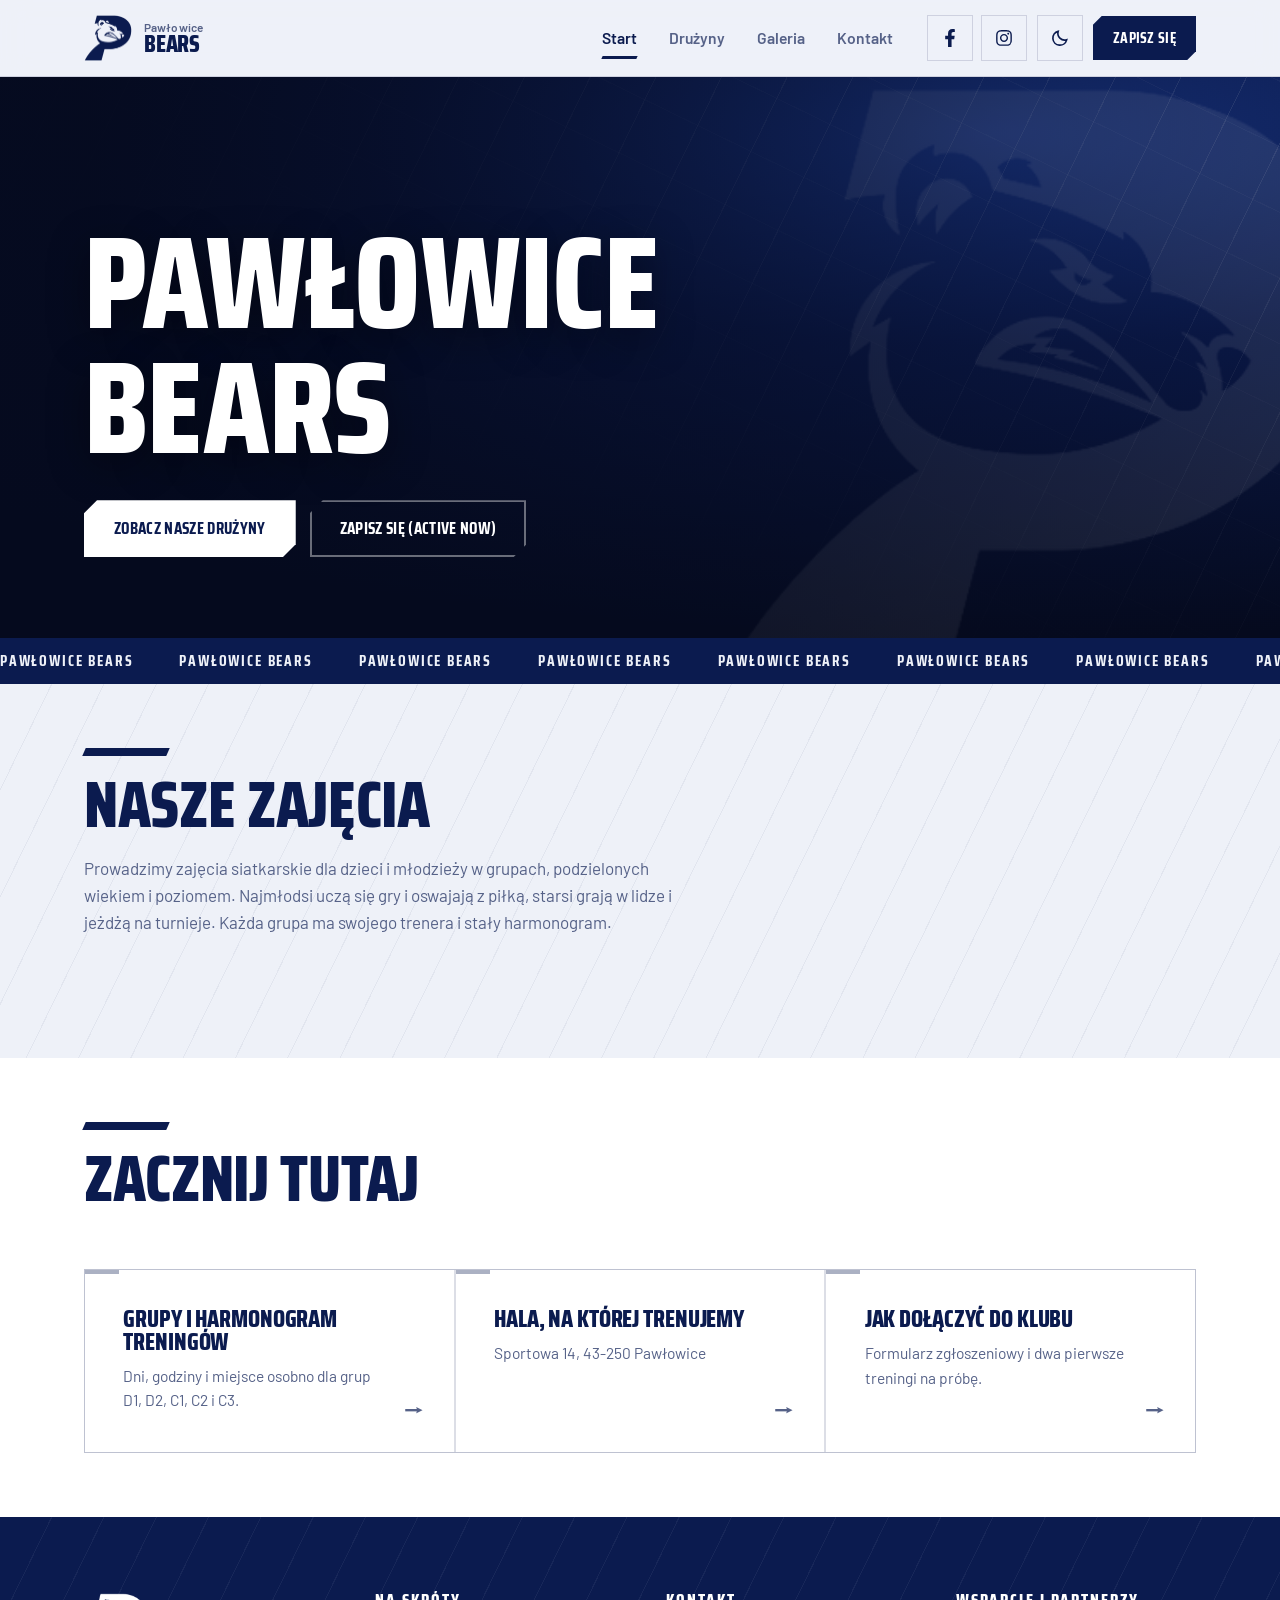
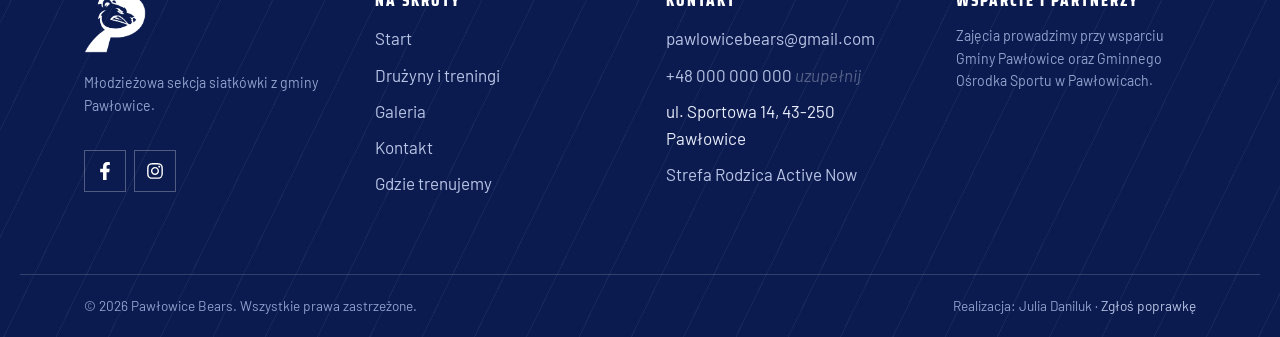
<file: index.html>
<!doctype html>
<html lang="pl" data-theme="light">
<head>
<meta charset="utf-8">
<meta name="viewport" content="width=device-width, initial-scale=1, viewport-fit=cover">
<title>Pawłowice Bears — młodzieżowa siatkówka w gminie Pawłowice</title>
<meta name="description" content="Klub siatkarski dla dzieci i młodzieży z gminy Pawłowice. Cztery grupy treningowe, harmonogram zajęć i zapisy.">
<meta name="theme-color" content="#0B1B4F">
<link rel="icon" href="assets/logo-navy.png">
<link rel="preconnect" href="https://fonts.googleapis.com">
<link rel="preconnect" href="https://fonts.gstatic.com" crossorigin>
<link href="https://fonts.googleapis.com/css2?family=Saira+Condensed:wght@600;700;800&family=Barlow:wght@400;500;600;700&display=swap" rel="stylesheet">
<link rel="stylesheet" href="assets/style.css">
<script>
  try {
    var t = localStorage.getItem('bears-theme');
    document.documentElement.setAttribute('data-theme', t === 'dark' ? 'dark' : 'light');
  } catch (e) {}
</script>

</head>
<body>
<a class="btn btn--solid visually-hidden" href="#tresc">Przejdź do treści</a>
<header class="topbar">
  <div class="shell topbar__in">
    <a class="brand" href="index.html">
      <img class="is-white" src="assets/logo-white.png" alt="" width="42" height="41">
      <img class="is-navy" src="assets/logo-navy.png" alt="" width="42" height="41">
      <span class="brand__name"><span>Pawłowice</span>Bears</span>
    </a>

    <nav class="nav" id="glowna-nawigacja" aria-label="Nawigacja główna">
      <a href="index.html" aria-current="page">Start</a>
      <a href="druzyny.html">Drużyny</a>
      <a href="galeria.html">Galeria</a>
      <a href="kontakt.html">Kontakt</a>
      <a class="btn btn--solid btn--sm" href="https://zapisy.activenow.pl/active-world/?utm_source=ig&utm_medium=social&utm_content=link_in_bio&fbclid=PAZXh0bgNhZW0CMTEAcGRvZgJzcnRjBmFwcF9pZA85MzY2MTk3NDMzOTI0NTkAAaftxnZPIZ0MgUsDIxin2jMB_XfLgADrFCtdrrlDBzbyG6CqM4Pr9ECOSQgY2w_aem_5zt8rOBflS5rm9KEEIkvUg" target="_blank" rel="noopener">Zapisz się</a>

    </nav>

    <div class="topbar__tools">
      <div class="socials">
        <a href="https://www.facebook.com/pawlowicebears" aria-label="Facebook klubu" target="_blank" rel="noopener"><svg viewBox="0 0 320 512" aria-hidden="true"><path d="M279.14 288l14.22-92.66h-88.91v-60.13c0-25.35 12.42-50.06 52.24-50.06h40.42V6.26S260.43 0 225.36 0c-73.22 0-121.08 44.38-121.08 124.72v70.62H22.89V288h81.39v224h100.17V288z"/></svg></a>
        <a href="https://www.instagram.com/pawlowicebears" aria-label="Instagram klubu" target="_blank" rel="noopener"><svg viewBox="0 0 448 512" aria-hidden="true"><path d="M224.1 141c-63.6 0-114.9 51.3-114.9 114.9s51.3 114.9 114.9 114.9S339 319.5 339 255.9 287.7 141 224.1 141zm0 189.6c-41.1 0-74.7-33.5-74.7-74.7s33.5-74.7 74.7-74.7 74.7 33.5 74.7 74.7-33.6 74.7-74.7 74.7zm146.4-194.3c0 14.9-12 26.8-26.8 26.8-14.9 0-26.8-12-26.8-26.8s12-26.8 26.8-26.8 26.8 12 26.8 26.8zm76.1 27.2c-1.7-35.9-9.9-67.7-36.2-93.9-26.2-26.2-58-34.4-93.9-36.2-37-2.1-147.9-2.1-184.9 0-35.8 1.7-67.6 9.9-93.9 36.1s-34.4 58-36.2 93.9-2.1 147.9 0 184.9c1.7 35.9 9.9 67.7 36.2 93.9s58 34.4 93.9 36.2c37 2.1 147.9 2.1 184.9 0 35.9-1.7 67.7-9.9 93.9-36.226.2-26.2 34.4-58 36.2-93.9 2.1-37 2.1-147.8 0-184.8zM398.8 388c-7.8 19.6-22.9 34.7-42.6 42.6-29.5 11.7-99.5 9-132.1 9s-102.7 2.6-132.1-9c-19.6-7.8-34.7-22.9-42.6-42.6-11.7-29.5-9-99.5-9-132.1s-2.6-102.7 9-132.1c7.8-19.6 22.9-34.7 42.6-42.6 29.5-11.7 99.5-9 132.1-9s102.7-2.6 132.1 9c19.6 7.8 34.7 22.9 42.6 42.6 11.7 29.5 9 99.5 9 132.1s2.7 102.7-9 132.1z"/></svg></a>
      </div>

      <button class="theme-toggle" data-theme-toggle aria-pressed="false" aria-label="Włącz motyw jasny">
        <svg class="ico-sun" viewBox="0 0 24 24" fill="none" stroke="currentColor" stroke-width="2" aria-hidden="true">
          <circle cx="12" cy="12" r="4.2"/><path d="M12 2v3M12 19v3M2 12h3M19 12h3M4.9 4.9l2.1 2.1M17 17l2.1 2.1M19.1 4.9L17 7M7 17l-2.1 2.1"/>
        </svg>
        <svg class="ico-moon" viewBox="0 0 24 24" fill="none" stroke="currentColor" stroke-width="2" aria-hidden="true">
          <path d="M20 14.2A8.2 8.2 0 0 1 9.8 4 8.4 8.4 0 1 0 20 14.2z"/>
        </svg>
      </button>

      <!-- UZUPEŁNIJ: docelowy adres logowania klubu w Active Now -->
      <a class="btn btn--solid btn--sm" href="https://zapisy.activenow.pl/active-world/?utm_source=ig&utm_medium=social&utm_content=link_in_bio&fbclid=PAZXh0bgNhZW0CMTEAcGRvZgJzcnRjBmFwcF9pZA85MzY2MTk3NDMzOTI0NTkAAaftxnZPIZ0MgUsDIxin2jMB_XfLgADrFCtdrrlDBzbyG6CqM4Pr9ECOSQgY2w_aem_5zt8rOBflS5rm9KEEIkvUg" target="_blank" rel="noopener">Zapisz się</a>

      <button class="burger" data-burger aria-expanded="false" aria-controls="glowna-nawigacja" aria-label="Menu">
        <span></span>
      </button>
    </div>
  </div>
</header>
<!--PAGE:start-->
<main id="tresc">

<section class="hero">
  <div class="hero__media" aria-hidden="true">
    <!-- Podmień tło na własne zdjęcie: w pliku style.css, reguła .hero__photo → background-image: url('assets/hero.jpg'); -->
    <div class="hero__photo"></div>
    <div class="hero__grid"></div>
    <img class="hero__mark" src="assets/logo-white.png" alt="">
    <div class="hero__veil"></div>
  </div>

  <div class="shell hero__in">
    <h1>Pawłowice<em>Bears</em></h1>

    <div class="btn-row">
      <a class="btn btn--solid" href="druzyny.html">Zobacz nasze drużyny</a>
      <a class="btn btn--ghost" href="https://activenow.pl/" target="_blank" rel="noopener">Zapisz się (Active&nbsp;Now)</a>
    </div>

  </div>
</section>

<div class="ticker" aria-hidden="true">
  <div class="ticker__track">
    <span>Pawłowice Bears</span><span>Pawłowice Bears</span><span>Pawłowice Bears</span><span>Pawłowice Bears</span><span>Pawłowice Bears</span><span>Pawłowice Bears</span>
    <span>Pawłowice Bears</span><span>Pawłowice Bears</span><span>Pawłowice Bears</span><span>Pawłowice Bears</span><span>Pawłowice Bears</span><span>Pawłowice Bears</span>
  </div>
</div>

<section class="section court">
  <div class="shell">
    <div class="head">
      <div class="head__bar"></div>
      <h2>Nasze zajęcia</h2>
      <p>Prowadzimy zajęcia siatkarskie dla dzieci i młodzieży w grupach, podzielonych wiekiem i poziomem. Najmłodsi uczą się gry i oswajają z piłką, starsi grają w lidze i jeżdżą na turnieje. Każda grupa ma swojego trenera i stały harmonogram.</p>
    </div>
  </div>
</section>

<section class="section section--alt">
  <div class="shell">
    <div class="head">
      <div class="head__bar"></div>
      <h2>Zacznij tutaj</h2>
    </div>

    <div class="tiles">
      <a class="tile" href="druzyny.html">
        <h3>Grupy i harmonogram treningów</h3>
        <span class="spanLink">Dni, godziny i miejsce osobno dla grup D1, D2, C1, C2 i C3.</span>
      </a>
      <a class="tile" href="kontakt.html#hale">
        <h3>Hala, na której trenujemy</h3>
        <span class="spanLink">Sportowa 14, 43-250 Pawłowice</span>
      </a>
      <a class="tile" href="kontakt.html#zapisy">
        <h3>Jak dołączyć do klubu</h3>
        <span class="spanLink">Formularz zgłoszeniowy i dwa pierwsze treningi na próbę.</span>
      </a>
    </div>
  </div>
</section>


</main>
<!--PAGE:end-->
<footer class="foot court">
  <div class="shell foot__in">
    <div class="foot__brand">
      <img src="assets/logo-white.png" alt="Logo Pawłowice Bears" width="62" height="60">
      <p class="foot__note">Młodzieżowa sekcja siatkówki z gminy Pawłowice.</p>
      <div class="socials">
        <a href="https://www.facebook.com/pawlowicebears" aria-label="Facebook klubu" target="_blank" rel="noopener"><svg viewBox="0 0 320 512" aria-hidden="true"><path d="M279.14 288l14.22-92.66h-88.91v-60.13c0-25.35 12.42-50.06 52.24-50.06h40.42V6.26S260.43 0 225.36 0c-73.22 0-121.08 44.38-121.08 124.72v70.62H22.89V288h81.39v224h100.17V288z"/></svg></a>
        <a href="https://www.instagram.com/pawlowicebears" aria-label="Instagram klubu" target="_blank" rel="noopener"><svg viewBox="0 0 448 512" aria-hidden="true"><path d="M224.1 141c-63.6 0-114.9 51.3-114.9 114.9s51.3 114.9 114.9 114.9S339 319.5 339 255.9 287.7 141 224.1 141zm0 189.6c-41.1 0-74.7-33.5-74.7-74.7s33.5-74.7 74.7-74.7 74.7 33.5 74.7 74.7-33.6 74.7-74.7 74.7zm146.4-194.3c0 14.9-12 26.8-26.8 26.8-14.9 0-26.8-12-26.8-26.8s12-26.8 26.8-26.8 26.8 12 26.8 26.8zm76.1 27.2c-1.7-35.9-9.9-67.7-36.2-93.9-26.2-26.2-58-34.4-93.9-36.2-37-2.1-147.9-2.1-184.9 0-35.8 1.7-67.6 9.9-93.9 36.1s-34.4 58-36.2 93.9-2.1 147.9 0 184.9c1.7 35.9 9.9 67.7 36.2 93.9s58 34.4 93.9 36.2c37 2.1 147.9 2.1 184.9 0 35.9-1.7 67.7-9.9 93.9-36.226.2-26.2 34.4-58 36.2-93.9 2.1-37 2.1-147.8 0-184.8zM398.8 388c-7.8 19.6-22.9 34.7-42.6 42.6-29.5 11.7-99.5 9-132.1 9s-102.7 2.6-132.1-9c-19.6-7.8-34.7-22.9-42.6-42.6-11.7-29.5-9-99.5-9-132.1s-2.6-102.7 9-132.1c7.8-19.6 22.9-34.7 42.6-42.6 29.5-11.7 99.5-9 132.1-9s102.7-2.6 132.1 9c19.6 7.8 34.7 22.9 42.6 42.6 11.7 29.5 9 99.5 9 132.1s2.7 102.7-9 132.1z"/></svg></a>
      </div>
    </div>

    <div>
      <h4>Na skróty</h4>
      <ul>
        <li><a href="index.html">Start</a></li>
        <li><a href="druzyny.html">Drużyny i treningi</a></li>
        <li><a href="galeria.html">Galeria</a></li>
        <li><a href="kontakt.html">Kontakt</a></li>
        <li><a href="kontakt.html#hale">Gdzie trenujemy</a></li>
      </ul>
    </div>

    <div>
      <h4>Kontakt</h4>
      <ul>
        <li><a href="mailto:pawlowicebears@gmail.com">pawlowicebears@gmail.com</a></li>
        <li><a href="tel:+48600000000">+48 000 000 000</a> <span class="tbd">uzupełnij</span></li>
        <li>ul. Sportowa 14, 43-250 Pawłowice</li>
        <li><a href="https://zapisy.activenow.pl/active-world/?utm_source=ig&utm_medium=social&utm_content=link_in_bio&fbclid=PAZXh0bgNhZW0CMTEAcGRvZgJzcnRjBmFwcF9pZA85MzY2MTk3NDMzOTI0NTkAAacXl40YVq8ZhtvrrlWFvSJD8iHK8AcH4nst-dMcY9a32W_ONciimdixVC66eg_aem_uKOmA6qYqQB3xrMlmNBg-g" target="_blank" rel="noopener">Strefa Rodzica Active&nbsp;Now</a></li>
      </ul>
    </div>

    <div>
      <h4>Wsparcie i partnerzy</h4>
      <p class="foot__note">
        Zajęcia prowadzimy przy wsparciu Gminy Pawłowice oraz Gminnego Ośrodka Sportu w Pawłowicach.
      </p>
    </div>
  </div>

  <div class="shell foot__bar">
    <span>© <span data-rok>2026</span> Pawłowice Bears. Wszystkie prawa zastrzeżone.</span>
    <span>Realizacja: Julia Daniluk · <a href="kontakt.html">Zgłoś poprawkę</a></span>
  </div>
</footer>

<script src="assets/app.js"></script>
</body>
</html>
</file>
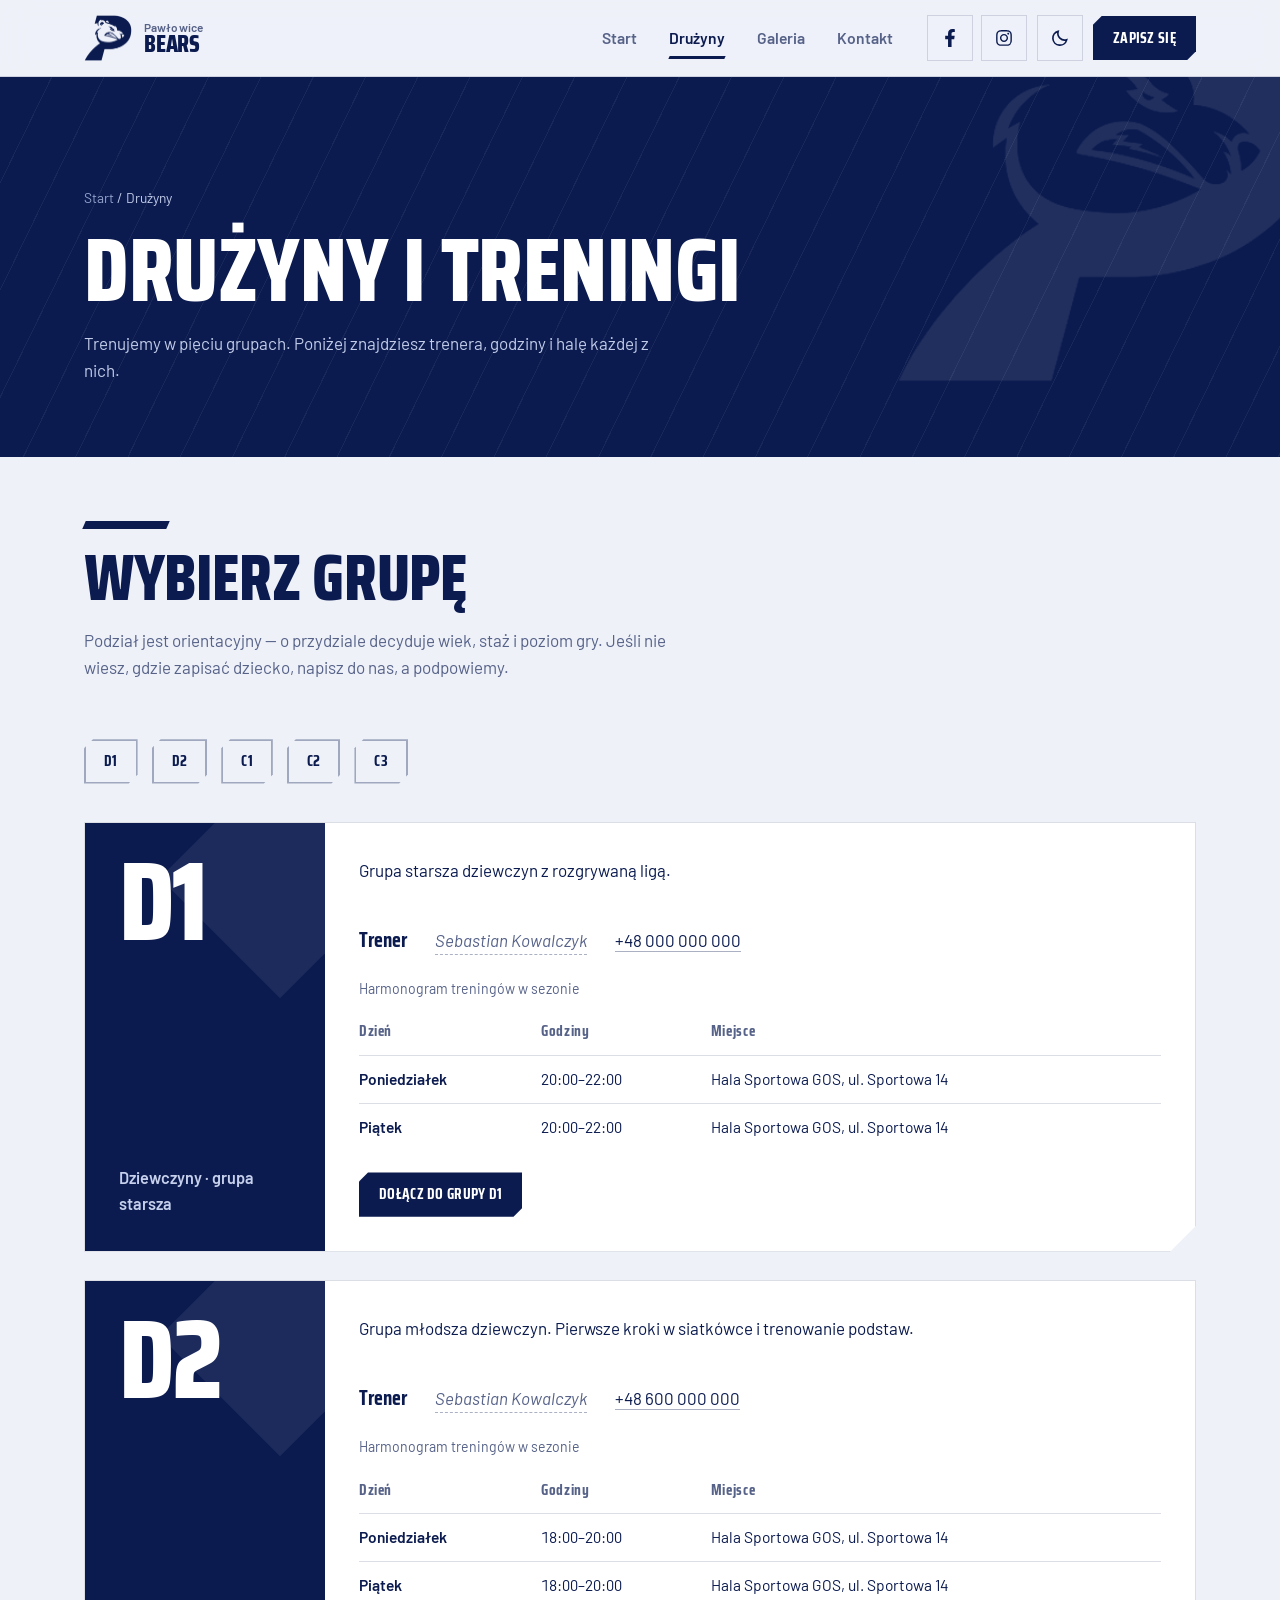
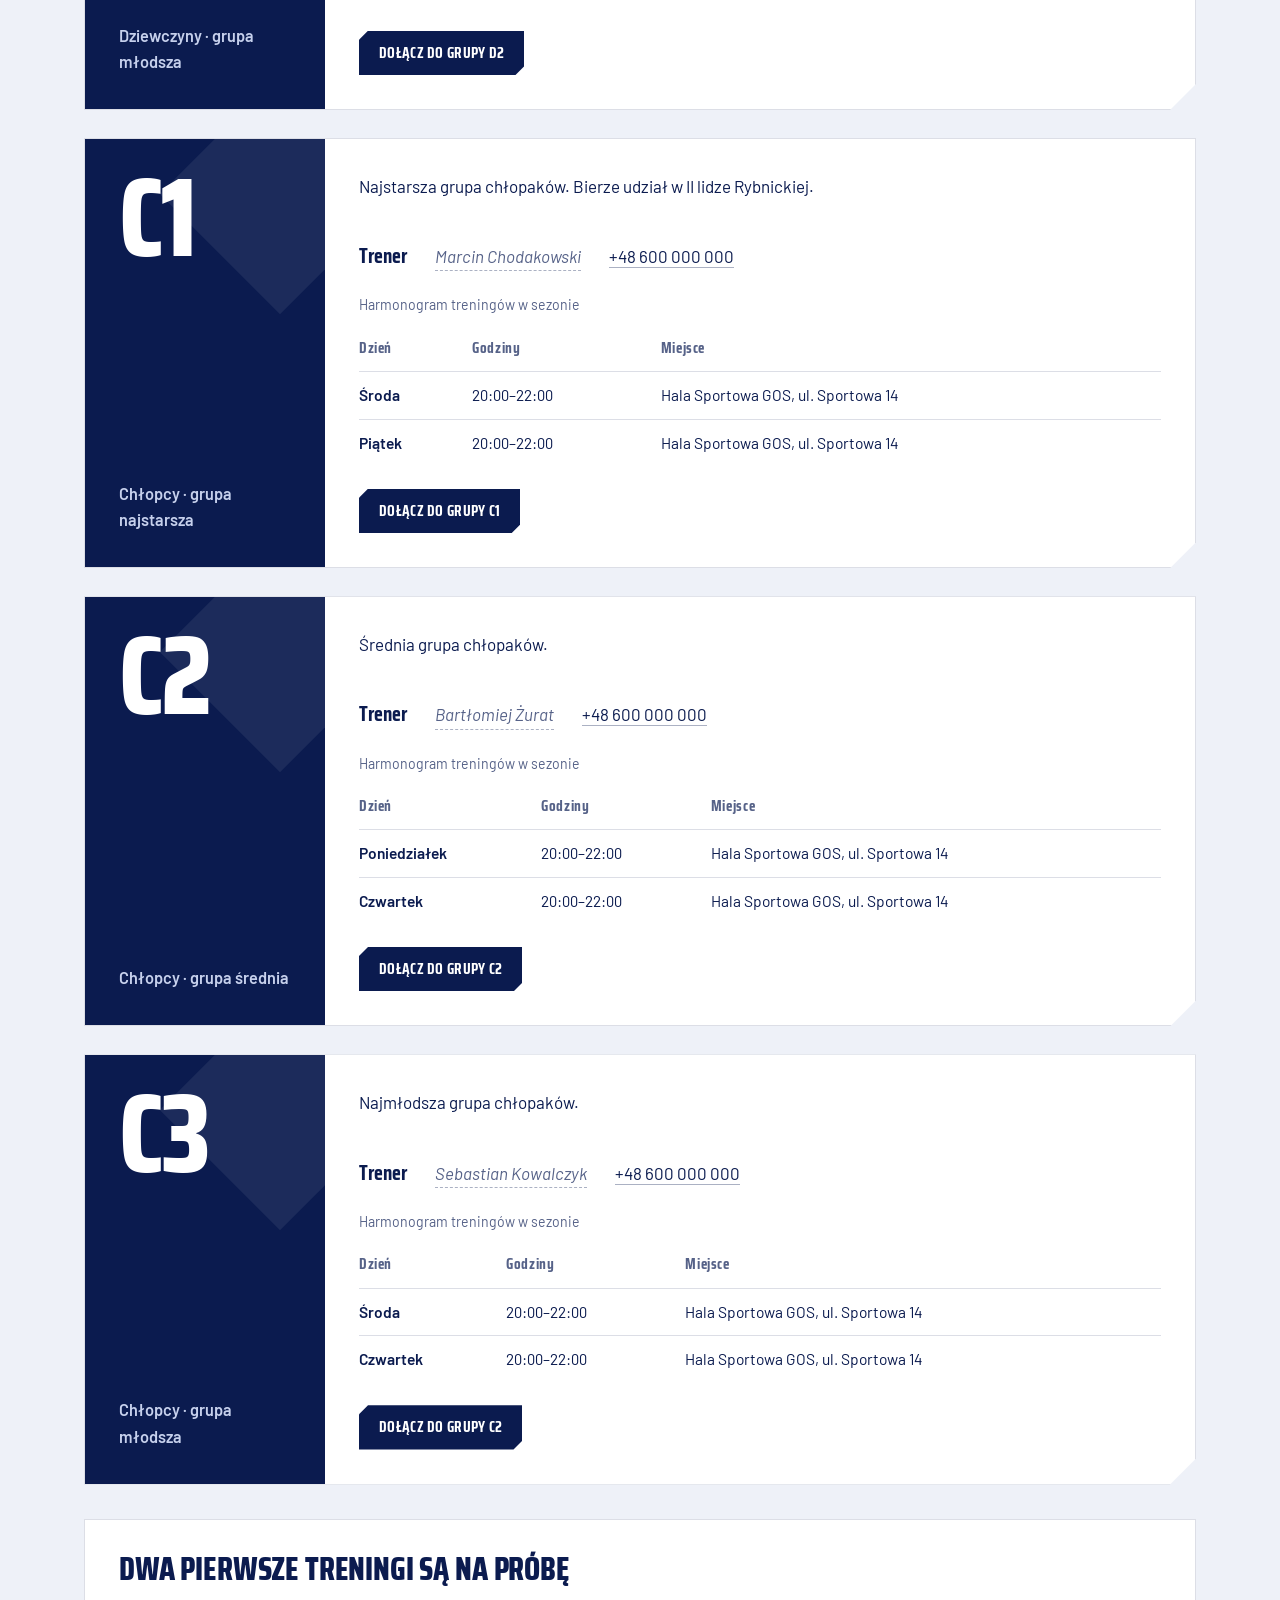
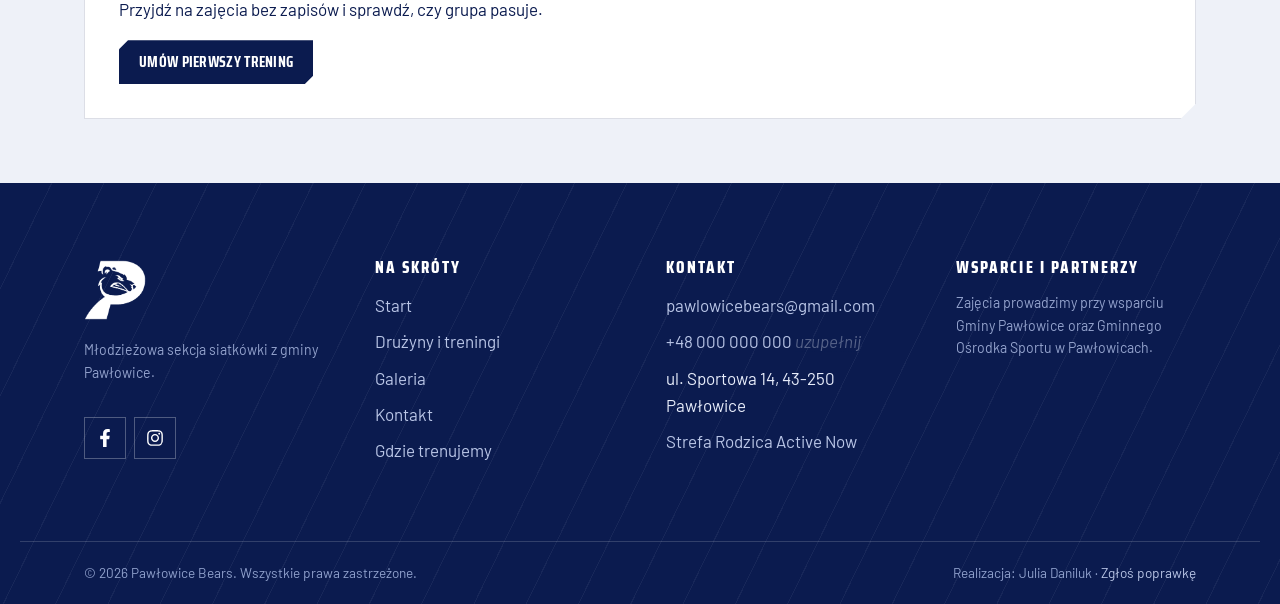
<file: druzyny.html>
<!doctype html>
<html lang="pl" data-theme="light">
<head>
<meta charset="utf-8">
<meta name="viewport" content="width=device-width, initial-scale=1, viewport-fit=cover">
<title>Drużyny i treningi — Pawłowice Bears</title>
<meta name="description" content="Harmonogram treningów grup D1, D2, C1 i C2 oraz kontakt do trenerów.">
<meta name="theme-color" content="#0B1B4F">
<link rel="icon" href="assets/logo-navy.png">
<link rel="preconnect" href="https://fonts.googleapis.com">
<link rel="preconnect" href="https://fonts.gstatic.com" crossorigin>
<link href="https://fonts.googleapis.com/css2?family=Saira+Condensed:wght@600;700;800&family=Barlow:wght@400;500;600;700&display=swap" rel="stylesheet">
<link rel="stylesheet" href="assets/style.css">
<script>
  try {
    var t = localStorage.getItem('bears-theme');
    document.documentElement.setAttribute('data-theme', t === 'dark' ? 'dark' : 'light');
  } catch (e) {}
</script>

</head>
<body>
<a class="btn btn--solid visually-hidden" href="#tresc">Przejdź do treści</a>
<header class="topbar">
  <div class="shell topbar__in">
    <a class="brand" href="index.html">
      <img class="is-white" src="assets/logo-white.png" alt="" width="42" height="41">
      <img class="is-navy" src="assets/logo-navy.png" alt="" width="42" height="41">
      <span class="brand__name"><span>Pawłowice</span>Bears</span>
    </a>

    <nav class="nav" id="glowna-nawigacja" aria-label="Nawigacja główna">
      <a href="index.html">Start</a>
      <a href="druzyny.html" aria-current="page">Drużyny</a>
      <a href="galeria.html">Galeria</a>
      <a href="kontakt.html">Kontakt</a>
      <a class="btn btn--solid btn--sm" href="https://zapisy.activenow.pl/active-world/?utm_source=ig&utm_medium=social&utm_content=link_in_bio&fbclid=PAZXh0bgNhZW0CMTEAcGRvZgJzcnRjBmFwcF9pZA85MzY2MTk3NDMzOTI0NTkAAaftxnZPIZ0MgUsDIxin2jMB_XfLgADrFCtdrrlDBzbyG6CqM4Pr9ECOSQgY2w_aem_5zt8rOBflS5rm9KEEIkvUg" target="_blank" rel="noopener">Zapisz się</a>
    </nav>

    <div class="topbar__tools">
      <div class="socials">
        <a href="https://www.facebook.com/pawlowicebears" aria-label="Facebook klubu" target="_blank" rel="noopener"><svg viewBox="0 0 320 512" aria-hidden="true"><path d="M279.14 288l14.22-92.66h-88.91v-60.13c0-25.35 12.42-50.06 52.24-50.06h40.42V6.26S260.43 0 225.36 0c-73.22 0-121.08 44.38-121.08 124.72v70.62H22.89V288h81.39v224h100.17V288z"/></svg></a>
        <a href="https://www.instagram.com/pawlowicebears" aria-label="Instagram klubu" target="_blank" rel="noopener"><svg viewBox="0 0 448 512" aria-hidden="true"><path d="M224.1 141c-63.6 0-114.9 51.3-114.9 114.9s51.3 114.9 114.9 114.9S339 319.5 339 255.9 287.7 141 224.1 141zm0 189.6c-41.1 0-74.7-33.5-74.7-74.7s33.5-74.7 74.7-74.7 74.7 33.5 74.7 74.7-33.6 74.7-74.7 74.7zm146.4-194.3c0 14.9-12 26.8-26.8 26.8-14.9 0-26.8-12-26.8-26.8s12-26.8 26.8-26.8 26.8 12 26.8 26.8zm76.1 27.2c-1.7-35.9-9.9-67.7-36.2-93.9-26.2-26.2-58-34.4-93.9-36.2-37-2.1-147.9-2.1-184.9 0-35.8 1.7-67.6 9.9-93.9 36.1s-34.4 58-36.2 93.9-2.1 147.9 0 184.9c1.7 35.9 9.9 67.7 36.2 93.9s58 34.4 93.9 36.2c37 2.1 147.9 2.1 184.9 0 35.9-1.7 67.7-9.9 93.9-36.226.2-26.2 34.4-58 36.2-93.9 2.1-37 2.1-147.8 0-184.8zM398.8 388c-7.8 19.6-22.9 34.7-42.6 42.6-29.5 11.7-99.5 9-132.1 9s-102.7 2.6-132.1-9c-19.6-7.8-34.7-22.9-42.6-42.6-11.7-29.5-9-99.5-9-132.1s-2.6-102.7 9-132.1c7.8-19.6 22.9-34.7 42.6-42.6 29.5-11.7 99.5-9 132.1-9s102.7-2.6 132.1 9c19.6 7.8 34.7 22.9 42.6 42.6 11.7 29.5 9 99.5 9 132.1s2.7 102.7-9 132.1z"/></svg></a>
      </div>

      <button class="theme-toggle" data-theme-toggle aria-pressed="false" aria-label="Włącz motyw jasny">
        <svg class="ico-sun" viewBox="0 0 24 24" fill="none" stroke="currentColor" stroke-width="2" aria-hidden="true">
          <circle cx="12" cy="12" r="4.2"/><path d="M12 2v3M12 19v3M2 12h3M19 12h3M4.9 4.9l2.1 2.1M17 17l2.1 2.1M19.1 4.9L17 7M7 17l-2.1 2.1"/>
        </svg>
        <svg class="ico-moon" viewBox="0 0 24 24" fill="none" stroke="currentColor" stroke-width="2" aria-hidden="true">
          <path d="M20 14.2A8.2 8.2 0 0 1 9.8 4 8.4 8.4 0 1 0 20 14.2z"/>
        </svg>
      </button>

      <!-- UZUPEŁNIJ: docelowy adres logowania klubu w Active Now -->
      <a class="btn btn--solid btn--sm" href="https://zapisy.activenow.pl/active-world/?utm_source=ig&utm_medium=social&utm_content=link_in_bio&fbclid=PAZXh0bgNhZW0CMTEAcGRvZgJzcnRjBmFwcF9pZA85MzY2MTk3NDMzOTI0NTkAAaftxnZPIZ0MgUsDIxin2jMB_XfLgADrFCtdrrlDBzbyG6CqM4Pr9ECOSQgY2w_aem_5zt8rOBflS5rm9KEEIkvUg" target="_blank" rel="noopener">Zapisz się</a>


      <button class="burger" data-burger aria-expanded="false" aria-controls="glowna-nawigacja" aria-label="Menu">
        <span></span>
      </button>
    </div>
  </div>
</header>
<!--PAGE:start-->
<main id="tresc">

<section class="pagehead court">
  <img class="pagehead__mark" src="assets/logo-white.png" alt="" aria-hidden="true">
  <div class="shell pagehead__in">
    <p class="crumbs"><a href="index.html">Start</a> / Drużyny</p>
    <h1>Drużyny i treningi</h1>
    <p>Trenujemy w pięciu grupach. Poniżej znajdziesz trenera, godziny i halę każdej z nich.</p>
  </div>
</section>

<section class="section">
  <div class="shell">
    <div class="head">
      <div class="head__bar"></div>
      <h2>Wybierz grupę</h2>
      <p>Podział jest orientacyjny — o przydziale decyduje wiek, staż i poziom gry. Jeśli nie wiesz, gdzie zapisać dziecko, napisz do nas, a podpowiemy.</p>
    </div>

    <div class="btn-row" style="margin-bottom:38px">
      <a class="btn btn--ghost btn--sm" href="#d1">D1</a>
      <a class="btn btn--ghost btn--sm" href="#d2">D2</a>
      <a class="btn btn--ghost btn--sm" href="#c1">C1</a>
      <a class="btn btn--ghost btn--sm" href="#c2">C2</a>
      <a class="btn btn--ghost btn--sm" href="#c3">C3</a>
    </div>

<article class="team" id="d1">
  <div class="team__id">
    <span class="team__code">D1</span>
    <span class="team__who">Dziewczyny · grupa starsza</span>
  </div>
  <div class="team__body">
    <p>Grupa starsza dziewczyn z rozgrywaną ligą.</p>

    <div class="coach">
      <strong>Trener</strong>
      <span class="tbd">Sebastian Kowalczyk</span>
      <a href="tel:+48600000000">+48 000 000 000</a>
    </div>

    <table class="sched">
      <caption>Harmonogram treningów w sezonie</caption>
      <thead>
        <tr><th scope="col">Dzień</th><th scope="col">Godziny</th><th scope="col">Miejsce</th></tr>
      </thead>
      <tbody>
          <tr><td>Poniedziałek</td><td>20:00–22:00</td><td>Hala Sportowa GOS, ul. Sportowa 14</td></tr>
          <tr><td>Piątek</td><td>20:00–22:00</td><td>Hala Sportowa GOS, ul. Sportowa 14</td></tr>
      </tbody>
    </table>

    <div class="btn-row">
      <a class="btn btn--solid btn--sm" href="kontakt.html?grupa=D1#zapisy">Dołącz do grupy D1</a>
    </div>
  </div>
</article>

<article class="team" id="d2">
  <div class="team__id">
    <span class="team__code">D2</span>
    <span class="team__who">Dziewczyny · grupa młodsza</span>
  </div>
  <div class="team__body">
    <p>Grupa młodsza dziewczyn. Pierwsze kroki w siatkówce i trenowanie podstaw.</p>

    <div class="coach">
      <strong>Trener</strong>
      <span class="tbd">Sebastian Kowalczyk</span>
      <a href="tel:+48600000000">+48 600 000 000</a>
    </div>

    <table class="sched">
      <caption>Harmonogram treningów w sezonie</caption>
      <thead>
        <tr><th scope="col">Dzień</th><th scope="col">Godziny</th><th scope="col">Miejsce</th></tr>
      </thead>
      <tbody>
          <tr><td>Poniedziałek</td><td>18:00–20:00</td><td>Hala Sportowa GOS, ul. Sportowa 14</td></tr>
          <tr><td>Piątek</td><td>18:00–20:00</td><td>Hala Sportowa GOS, ul. Sportowa 14</td></tr>
      </tbody>
    </table>

    <div class="btn-row">
      <a class="btn btn--solid btn--sm" href="kontakt.html?grupa=D2#zapisy">Dołącz do grupy D2</a>
    </div>
  </div>
</article>

<article class="team" id="c1">
  <div class="team__id">
    <span class="team__code">C1</span>
    <span class="team__who">Chłopcy · grupa najstarsza</span>
  </div>
  <div class="team__body">
    <p>Najstarsza grupa chłopaków. Bierze udział w II lidze Rybnickiej.</p>

    <div class="coach">
      <strong>Trener</strong>
      <span class="tbd">Marcin Chodakowski</span>
      <a href="tel:+48600000000">+48 600 000 000</a>
    </div>

    <table class="sched">
      <caption>Harmonogram treningów w sezonie</caption>
      <thead>
        <tr><th scope="col">Dzień</th><th scope="col">Godziny</th><th scope="col">Miejsce</th></tr>
      </thead>
      <tbody>
          <tr><td>Środa</td><td>20:00–22:00</td><td>Hala Sportowa GOS, ul. Sportowa 14</td></tr>
          <tr><td>Piątek</td><td>20:00–22:00</td><td>Hala Sportowa GOS, ul. Sportowa 14</td></tr>
      </tbody>
    </table>

    <div class="btn-row">
      <a class="btn btn--solid btn--sm" href="kontakt.html?grupa=C1#zapisy">Dołącz do grupy C1</a>
    </div>
  </div>
</article>

<article class="team" id="c2">
  <div class="team__id">
    <span class="team__code">C2</span>
    <span class="team__who">Chłopcy · grupa średnia</span>
  </div>
  <div class="team__body">
    <p>Średnia grupa chłopaków.</p>

    <div class="coach">
      <strong>Trener</strong>
      <span class="tbd">Bartłomiej Żurat</span>
      <a href="tel:+48600000000">+48 600 000 000</a>
    </div>

    <table class="sched">
      <caption>Harmonogram treningów w sezonie</caption>
      <thead>
        <tr><th scope="col">Dzień</th><th scope="col">Godziny</th><th scope="col">Miejsce</th></tr>
      </thead>
      <tbody>
          <tr><td>Poniedziałek</td><td>20:00–22:00</td><td>Hala Sportowa GOS, ul. Sportowa 14</td></tr>
          <tr><td>Czwartek</td><td>20:00–22:00</td><td>Hala Sportowa GOS, ul. Sportowa 14</td></tr>
      </tbody>
    </table>

    <div class="btn-row">
      <a class="btn btn--solid btn--sm" href="kontakt.html?grupa=C2#zapisy">Dołącz do grupy C2</a>
    </div>
  </div>
</article>

<article class="team" id="c3">
  <div class="team__id">
    <span class="team__code">C3</span>
    <span class="team__who">Chłopcy · grupa młodsza</span>
  </div>
  <div class="team__body">
    <p>Najmłodsza grupa chłopaków.</p>

    <div class="coach">
      <strong>Trener</strong>
      <!-- UZUPEŁNIJ: imię i nazwisko oraz dane kontaktowe trenera grupy C2 -->
      <span class="tbd">Sebastian Kowalczyk</span>
      <a href="tel:+48600000000">+48 600 000 000</a>
    </div>

    <table class="sched">
      <caption>Harmonogram treningów w sezonie</caption>
      <thead>
        <tr><th scope="col">Dzień</th><th scope="col">Godziny</th><th scope="col">Miejsce</th></tr>
      </thead>
      <tbody>
          <tr><td>Środa</td><td>20:00–22:00</td><td>Hala Sportowa GOS, ul. Sportowa 14</td></tr>
          <tr><td>Czwartek</td><td>20:00–22:00</td><td>Hala Sportowa GOS, ul. Sportowa 14</td></tr>
      </tbody>
    </table>

    <div class="btn-row">
      <a class="btn btn--solid btn--sm" href="kontakt.html?grupa=C2#zapisy">Dołącz do grupy C2</a>
    </div>
  </div>
</article>

    <div class="card" style="margin-top:34px">
      <h3>Dwa pierwsze treningi są na próbę</h3>
      <p>Przyjdź na zajęcia bez zapisów i sprawdź, czy grupa pasuje.</p>
      <div class="btn-row" style="margin-top:6px">
        <a class="btn btn--solid btn--sm" href="kontakt.html#zapisy">Umów pierwszy trening</a>
      </div>
    </div>
  </div>
</section>

</main>
<!--PAGE:end-->
<footer class="foot court">
  <div class="shell foot__in">
    <div class="foot__brand">
      <img src="assets/logo-white.png" alt="Logo Pawłowice Bears" width="62" height="60">
      <p class="foot__note">Młodzieżowa sekcja siatkówki z gminy Pawłowice.</p>
      <div class="socials">
        <a href="https://www.facebook.com/pawlowicebears" aria-label="Facebook klubu" target="_blank" rel="noopener"><svg viewBox="0 0 320 512" aria-hidden="true"><path d="M279.14 288l14.22-92.66h-88.91v-60.13c0-25.35 12.42-50.06 52.24-50.06h40.42V6.26S260.43 0 225.36 0c-73.22 0-121.08 44.38-121.08 124.72v70.62H22.89V288h81.39v224h100.17V288z"/></svg></a>
        <a href="https://www.instagram.com/pawlowicebears" aria-label="Instagram klubu" target="_blank" rel="noopener"><svg viewBox="0 0 448 512" aria-hidden="true"><path d="M224.1 141c-63.6 0-114.9 51.3-114.9 114.9s51.3 114.9 114.9 114.9S339 319.5 339 255.9 287.7 141 224.1 141zm0 189.6c-41.1 0-74.7-33.5-74.7-74.7s33.5-74.7 74.7-74.7 74.7 33.5 74.7 74.7-33.6 74.7-74.7 74.7zm146.4-194.3c0 14.9-12 26.8-26.8 26.8-14.9 0-26.8-12-26.8-26.8s12-26.8 26.8-26.8 26.8 12 26.8 26.8zm76.1 27.2c-1.7-35.9-9.9-67.7-36.2-93.9-26.2-26.2-58-34.4-93.9-36.2-37-2.1-147.9-2.1-184.9 0-35.8 1.7-67.6 9.9-93.9 36.1s-34.4 58-36.2 93.9-2.1 147.9 0 184.9c1.7 35.9 9.9 67.7 36.2 93.9s58 34.4 93.9 36.2c37 2.1 147.9 2.1 184.9 0 35.9-1.7 67.7-9.9 93.9-36.226.2-26.2 34.4-58 36.2-93.9 2.1-37 2.1-147.8 0-184.8zM398.8 388c-7.8 19.6-22.9 34.7-42.6 42.6-29.5 11.7-99.5 9-132.1 9s-102.7 2.6-132.1-9c-19.6-7.8-34.7-22.9-42.6-42.6-11.7-29.5-9-99.5-9-132.1s-2.6-102.7 9-132.1c7.8-19.6 22.9-34.7 42.6-42.6 29.5-11.7 99.5-9 132.1-9s102.7-2.6 132.1 9c19.6 7.8 34.7 22.9 42.6 42.6 11.7 29.5 9 99.5 9 132.1s2.7 102.7-9 132.1z"/></svg></a>
      </div>
    </div>

    <div>
      <h4>Na skróty</h4>
      <ul>
        <li><a href="index.html">Start</a></li>
        <li><a href="druzyny.html">Drużyny i treningi</a></li>
        <li><a href="galeria.html">Galeria</a></li>
        <li><a href="kontakt.html">Kontakt</a></li>
        <li><a href="kontakt.html#hale">Gdzie trenujemy</a></li>
      </ul>
    </div>

    <div>
      <h4>Kontakt</h4>
      <ul>
        <li><a href="mailto:pawlowicebears@gmail.com">pawlowicebears@gmail.com</a></li>
        <li><a href="tel:+48600000000">+48 000 000 000</a> <span class="tbd">uzupełnij</span></li>
        <li>ul. Sportowa 14, 43-250 Pawłowice</li>
        <li><a href="https://zapisy.activenow.pl/active-world/?utm_source=ig&utm_medium=social&utm_content=link_in_bio&fbclid=PAZXh0bgNhZW0CMTEAcGRvZgJzcnRjBmFwcF9pZA85MzY2MTk3NDMzOTI0NTkAAacXl40YVq8ZhtvrrlWFvSJD8iHK8AcH4nst-dMcY9a32W_ONciimdixVC66eg_aem_uKOmA6qYqQB3xrMlmNBg-g" target="_blank" rel="noopener">Strefa Rodzica Active&nbsp;Now</a></li>
      </ul>
    </div>

    <div>
      <h4>Wsparcie i partnerzy</h4>
      <p class="foot__note">
        Zajęcia prowadzimy przy wsparciu Gminy Pawłowice oraz Gminnego Ośrodka Sportu w Pawłowicach.
      </p>
    </div>
  </div>

  <div class="shell foot__bar">
    <span>© <span data-rok>2026</span> Pawłowice Bears. Wszystkie prawa zastrzeżone.</span>
    <span>Realizacja: Julia Daniluk · <a href="kontakt.html">Zgłoś poprawkę</a></span>
  </div>
</footer>

<script src="assets/app.js"></script>
</body>
</html>
</file>
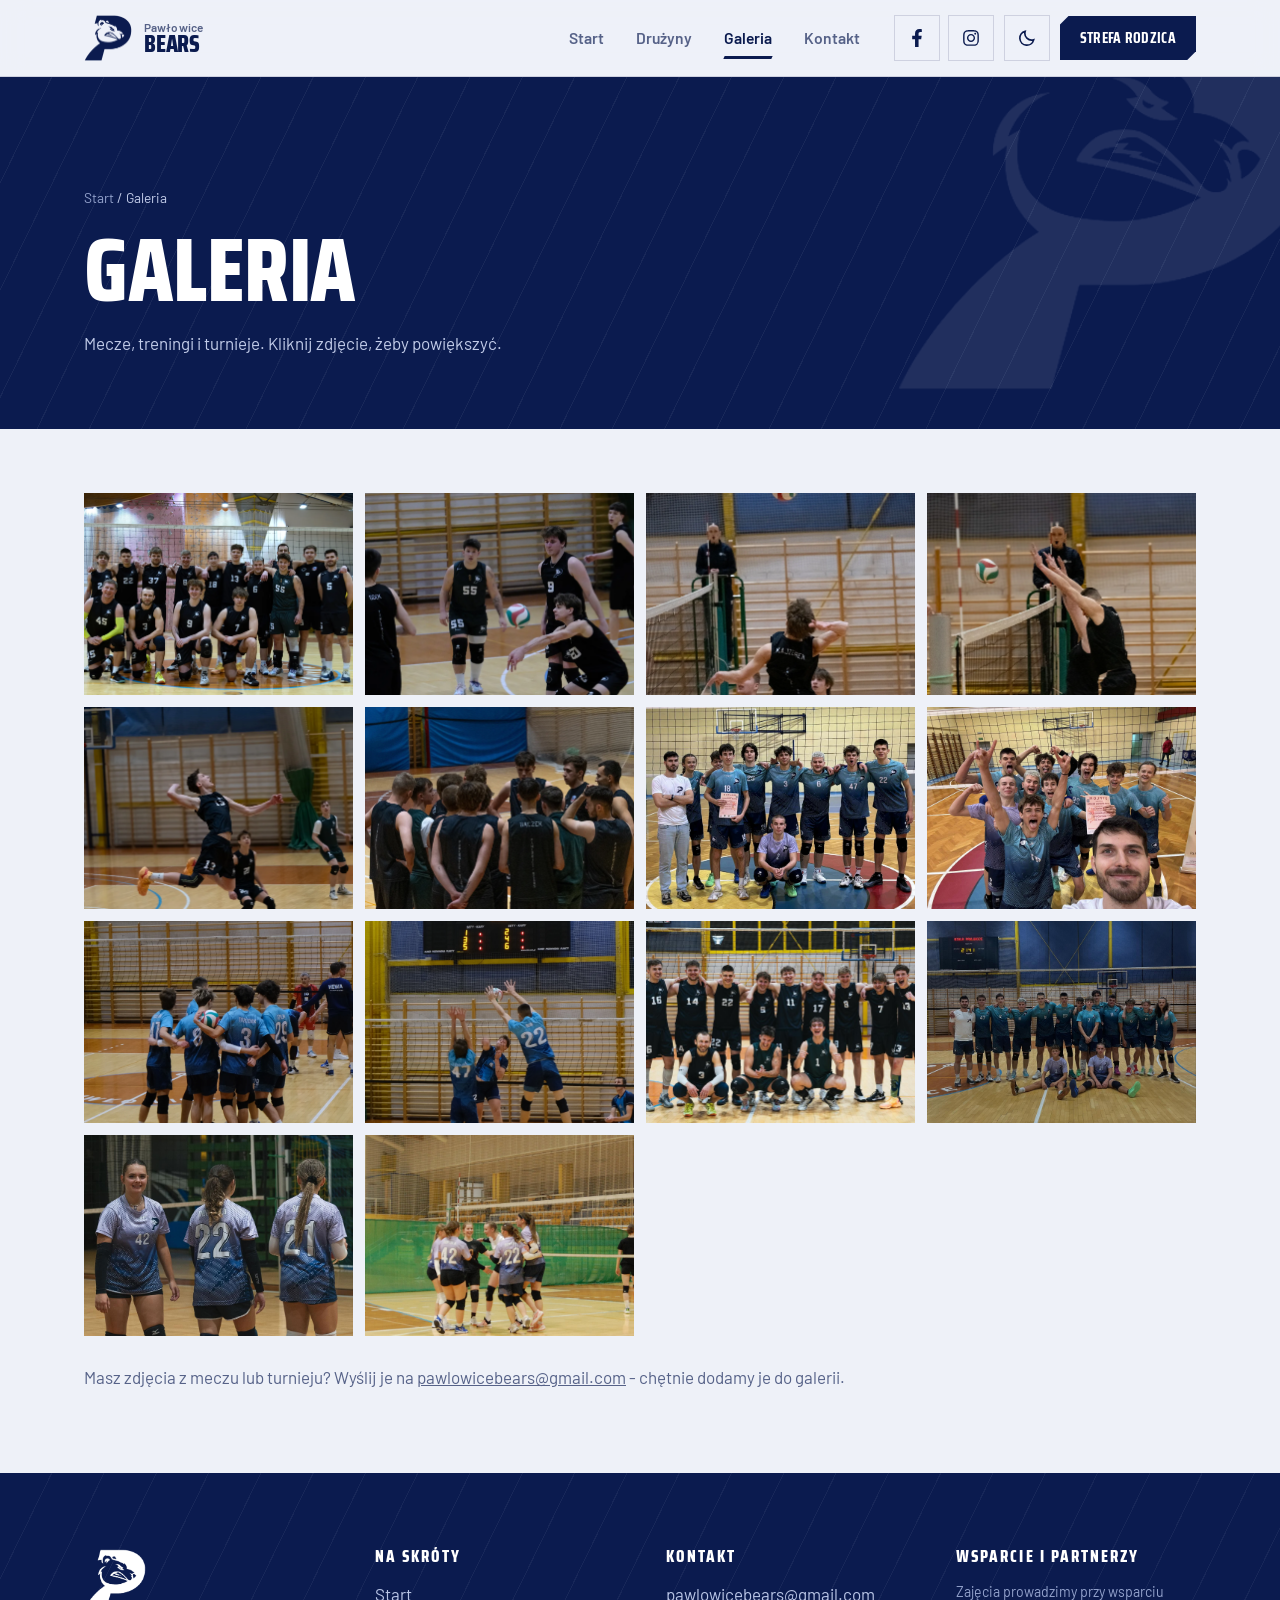
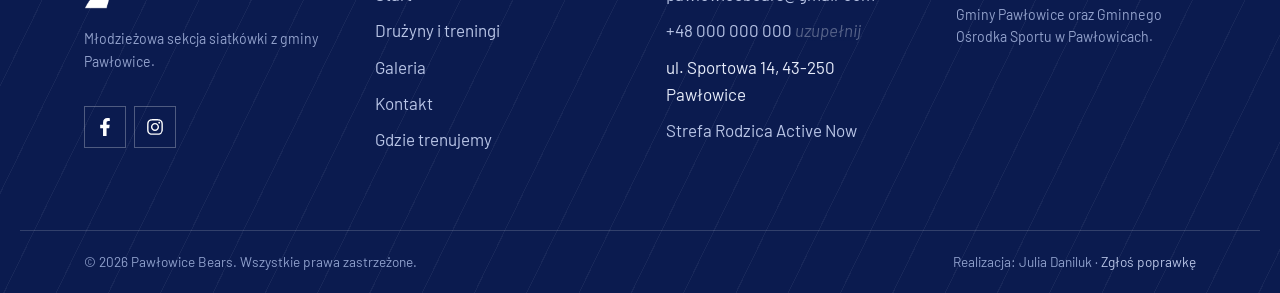
<file: galeria.html>
<!doctype html>
<html lang="pl" data-theme="light">
<head>
<meta charset="utf-8">
<meta name="viewport" content="width=device-width, initial-scale=1, viewport-fit=cover">
<title>Galeria — Pawłowice Bears</title>
<meta name="description" content="Zdjęcia z meczów, treningów i turniejów młodzieżowej siatkówki w Pawłowicach.">
<meta name="theme-color" content="#0B1B4F">
<link rel="icon" href="assets/logo-navy.png">
<link rel="preconnect" href="https://fonts.googleapis.com">
<link rel="preconnect" href="https://fonts.gstatic.com" crossorigin>
<link href="https://fonts.googleapis.com/css2?family=Saira+Condensed:wght@600;700;800&family=Barlow:wght@400;500;600;700&display=swap" rel="stylesheet">
<link rel="stylesheet" href="assets/style.css">
<script>
  try {
    var t = localStorage.getItem('bears-theme');
    document.documentElement.setAttribute('data-theme', t === 'dark' ? 'dark' : 'light');
  } catch (e) {}
</script>

</head>
<body>
<a class="btn btn--solid visually-hidden" href="#tresc">Przejdź do treści</a>
<header class="topbar">
  <div class="shell topbar__in">
    <a class="brand" href="index.html">
      <img class="is-white" src="assets/logo-white.png" alt="" width="42" height="41">
      <img class="is-navy" src="assets/logo-navy.png" alt="" width="42" height="41">
      <span class="brand__name"><span>Pawłowice</span>Bears</span>
    </a>

    <nav class="nav" id="glowna-nawigacja" aria-label="Nawigacja główna">
      <a href="index.html">Start</a>
      <a href="druzyny.html">Drużyny</a>
      <a href="galeria.html" aria-current="page">Galeria</a>
      <a href="kontakt.html">Kontakt</a>
      <a class="btn btn--solid btn--sm" href="https://zapisy.activenow.pl/active-world/?utm_source=ig&utm_medium=social&utm_content=link_in_bio&fbclid=PAZXh0bgNhZW0CMTEAcGRvZgJzcnRjBmFwcF9pZA85MzY2MTk3NDMzOTI0NTkAAaftxnZPIZ0MgUsDIxin2jMB_XfLgADrFCtdrrlDBzbyG6CqM4Pr9ECOSQgY2w_aem_5zt8rOBflS5rm9KEEIkvUg" target="_blank" rel="noopener">Zapisz się</a>
    </nav>

    <div class="topbar__tools">
      <div class="socials">
        <a href="https://www.facebook.com/pawlowicebears" aria-label="Facebook klubu" target="_blank" rel="noopener"><svg viewBox="0 0 320 512" aria-hidden="true"><path d="M279.14 288l14.22-92.66h-88.91v-60.13c0-25.35 12.42-50.06 52.24-50.06h40.42V6.26S260.43 0 225.36 0c-73.22 0-121.08 44.38-121.08 124.72v70.62H22.89V288h81.39v224h100.17V288z"/></svg></a>
        <a href="https://www.instagram.com/pawlowicebears" aria-label="Instagram klubu" target="_blank" rel="noopener"><svg viewBox="0 0 448 512" aria-hidden="true"><path d="M224.1 141c-63.6 0-114.9 51.3-114.9 114.9s51.3 114.9 114.9 114.9S339 319.5 339 255.9 287.7 141 224.1 141zm0 189.6c-41.1 0-74.7-33.5-74.7-74.7s33.5-74.7 74.7-74.7 74.7 33.5 74.7 74.7-33.6 74.7-74.7 74.7zm146.4-194.3c0 14.9-12 26.8-26.8 26.8-14.9 0-26.8-12-26.8-26.8s12-26.8 26.8-26.8 26.8 12 26.8 26.8zm76.1 27.2c-1.7-35.9-9.9-67.7-36.2-93.9-26.2-26.2-58-34.4-93.9-36.2-37-2.1-147.9-2.1-184.9 0-35.8 1.7-67.6 9.9-93.9 36.1s-34.4 58-36.2 93.9-2.1 147.9 0 184.9c1.7 35.9 9.9 67.7 36.2 93.9s58 34.4 93.9 36.2c37 2.1 147.9 2.1 184.9 0 35.9-1.7 67.7-9.9 93.9-36.226.2-26.2 34.4-58 36.2-93.9 2.1-37 2.1-147.8 0-184.8zM398.8 388c-7.8 19.6-22.9 34.7-42.6 42.6-29.5 11.7-99.5 9-132.1 9s-102.7 2.6-132.1-9c-19.6-7.8-34.7-22.9-42.6-42.6-11.7-29.5-9-99.5-9-132.1s-2.6-102.7 9-132.1c7.8-19.6 22.9-34.7 42.6-42.6 29.5-11.7 99.5-9 132.1-9s102.7-2.6 132.1 9c19.6 7.8 34.7 22.9 42.6 42.6 11.7 29.5 9 99.5 9 132.1s2.7 102.7-9 132.1z"/></svg></a>
      </div>

      <button class="theme-toggle" data-theme-toggle aria-pressed="false" aria-label="Włącz motyw jasny">
        <svg class="ico-sun" viewBox="0 0 24 24" fill="none" stroke="currentColor" stroke-width="2" aria-hidden="true">
          <circle cx="12" cy="12" r="4.2"/><path d="M12 2v3M12 19v3M2 12h3M19 12h3M4.9 4.9l2.1 2.1M17 17l2.1 2.1M19.1 4.9L17 7M7 17l-2.1 2.1"/>
        </svg>
        <svg class="ico-moon" viewBox="0 0 24 24" fill="none" stroke="currentColor" stroke-width="2" aria-hidden="true">
          <path d="M20 14.2A8.2 8.2 0 0 1 9.8 4 8.4 8.4 0 1 0 20 14.2z"/>
        </svg>
      </button>

      <!-- UZUPEŁNIJ: docelowy adres logowania klubu w Active Now -->
      <a class="btn btn--solid btn--sm" href="https://activenow.pl/" target="_blank" rel="noopener">Strefa Rodzica</a>

      <button class="burger" data-burger aria-expanded="false" aria-controls="glowna-nawigacja" aria-label="Menu">
        <span></span>
      </button>
    </div>
  </div>
</header>
<!--PAGE:start-->
<main id="tresc">

<section class="pagehead court">
  <img class="pagehead__mark" src="assets/logo-white.png" alt="" aria-hidden="true">
  <div class="shell pagehead__in">
    <p class="crumbs"><a href="index.html">Start</a> / Galeria</p>
    <h1>Galeria</h1>
    <p>Mecze, treningi i turnieje. Kliknij zdjęcie, żeby powiększyć.</p>
  </div>
</section>

<section class="section">
  <div class="shell">

    <div class="gallery">
<figure class="shot" data-kat="mecze" tabindex="0" role="button">
  <!-- Podmień poniższy <svg> na zdjęcie, np.: <img src="assets/zdjecia/ball-0.jpg" alt="Mecz ligowy D1 – przyjęcie zagrywki" loading="lazy"> -->
  <img src="assets/igexport-DUOkP8mADEk.webp" alt="Drużyna C1" loading="lazy">
</figure>

<figure class="shot" data-kat="treningi" tabindex="0" role="button">
  <img src="assets/igexport-DUOkP8mADEk-4.webp" alt="Drużyna C1" loading="lazy">
</figure>

<figure class="shot" data-kat="turnieje" tabindex="0" role="button">
  <img src="assets/igexport-DU3NZxRjK_w.webp" alt="Drużyna C1" loading="lazy">
</figure>

<figure class="shot" data-kat="treningi" tabindex="0" role="button">
  <img src="assets/igexport-DU3NZxRjK_w-2.webp" alt="Drużyna C1" loading="lazy">
</figure>

<figure class="shot" data-kat="mecze" tabindex="0" role="button">
  <img src="assets/igexport-DT-Sr2MDGbC.webp" alt="Drużyna C1" loading="lazy">
</figure>

<figure class="shot" data-kat="turnieje" tabindex="0" role="button">
  <img src="assets/igexport-DT-Sr2MDGbC-2.webp" alt="Drużyna C1" loading="lazy">
</figure>

<figure class="shot" data-kat="treningi" tabindex="0" role="button">
  <img src="assets/igexport-DSPbRKWDWDc.jpg" alt="Drużyna C2" loading="lazy">
</figure>

<figure class="shot" data-kat="mecze" tabindex="0" role="button">
  <img src="assets/igexport-DSPbRKWDWDc-2.jpg" alt="Drużyna C2" loading="lazy">
</figure>

<figure class="shot" data-kat="turnieje" tabindex="0" role="button">
  <img src="assets/igexport-DRqMpATDGGJ.webp" alt="Drużyna C2" loading="lazy">
</figure>

<figure class="shot" data-kat="treningi" tabindex="0" role="button">
  <img src="assets/igexport-DRqMpATDGGJ-7.webp" alt="Drużyna C2" loading="lazy">
</figure>

<figure class="shot" data-kat="mecze" tabindex="0" role="button">
  <img src="assets/igexport-DQP3F2ujNOG.jpg" alt="Drużyna C1" loading="lazy">
</figure>

<figure class="shot" data-kat="turnieje" tabindex="0" role="button">
  <img src="assets/igexport-DOMfQ_KAF3D.jpg" alt="Drużyna C2" loading="lazy">
</figure>

<figure class="shot" data-kat="turnieje" tabindex="0" role="button">
  <img src="assets/igexport-DMroerZtGoh-3.jpg" alt="Drużyna D1" loading="lazy">
</figure>

<figure class="shot" data-kat="turnieje" tabindex="0" role="button">
  <img src="assets/igexport-DIVmdQaoJES-3.jpg" alt="Drużyna D1" loading="lazy">
</figure>
    </div>

    <p class="muted" style="margin-top:28px">Masz zdjęcia z meczu lub turnieju? Wyślij je na <a href="mailto:pawlowicebears@gmail.com">pawlowicebears@gmail.com</a> - chętnie dodamy je do galerii.</p>
  </div>
</section>

<div class="lightbox" id="lightbox" role="dialog" aria-modal="true" aria-label="Powiększone zdjęcie" aria-hidden="true">
  <button type="button" class="lb-close" aria-label="Zamknij">×</button>
  <button type="button" class="lb-prev" aria-label="Poprzednie zdjęcie">‹</button>
  <button type="button" class="lb-next" aria-label="Następne zdjęcie">›</button>
  <div class="lightbox__box">
    <div class="lightbox__frame"></div>
    <p class="lightbox__cap"></p>
  </div>
</div>

</main>
<!--PAGE:end-->
<footer class="foot court">
  <div class="shell foot__in">
    <div class="foot__brand">
      <img src="assets/logo-white.png" alt="Logo Pawłowice Bears" width="62" height="60">
      <p class="foot__note">Młodzieżowa sekcja siatkówki z gminy Pawłowice.</p>
      <div class="socials">
        <a href="https://www.facebook.com/pawlowicebears" aria-label="Facebook klubu" target="_blank" rel="noopener"><svg viewBox="0 0 320 512" aria-hidden="true"><path d="M279.14 288l14.22-92.66h-88.91v-60.13c0-25.35 12.42-50.06 52.24-50.06h40.42V6.26S260.43 0 225.36 0c-73.22 0-121.08 44.38-121.08 124.72v70.62H22.89V288h81.39v224h100.17V288z"/></svg></a>
        <a href="https://www.instagram.com/pawlowicebears" aria-label="Instagram klubu" target="_blank" rel="noopener"><svg viewBox="0 0 448 512" aria-hidden="true"><path d="M224.1 141c-63.6 0-114.9 51.3-114.9 114.9s51.3 114.9 114.9 114.9S339 319.5 339 255.9 287.7 141 224.1 141zm0 189.6c-41.1 0-74.7-33.5-74.7-74.7s33.5-74.7 74.7-74.7 74.7 33.5 74.7 74.7-33.6 74.7-74.7 74.7zm146.4-194.3c0 14.9-12 26.8-26.8 26.8-14.9 0-26.8-12-26.8-26.8s12-26.8 26.8-26.8 26.8 12 26.8 26.8zm76.1 27.2c-1.7-35.9-9.9-67.7-36.2-93.9-26.2-26.2-58-34.4-93.9-36.2-37-2.1-147.9-2.1-184.9 0-35.8 1.7-67.6 9.9-93.9 36.1s-34.4 58-36.2 93.9-2.1 147.9 0 184.9c1.7 35.9 9.9 67.7 36.2 93.9s58 34.4 93.9 36.2c37 2.1 147.9 2.1 184.9 0 35.9-1.7 67.7-9.9 93.9-36.226.2-26.2 34.4-58 36.2-93.9 2.1-37 2.1-147.8 0-184.8zM398.8 388c-7.8 19.6-22.9 34.7-42.6 42.6-29.5 11.7-99.5 9-132.1 9s-102.7 2.6-132.1-9c-19.6-7.8-34.7-22.9-42.6-42.6-11.7-29.5-9-99.5-9-132.1s-2.6-102.7 9-132.1c7.8-19.6 22.9-34.7 42.6-42.6 29.5-11.7 99.5-9 132.1-9s102.7-2.6 132.1 9c19.6 7.8 34.7 22.9 42.6 42.6 11.7 29.5 9 99.5 9 132.1s2.7 102.7-9 132.1z"/></svg></a>
      </div>
    </div>

    <div>
      <h4>Na skróty</h4>
      <ul>
        <li><a href="index.html">Start</a></li>
        <li><a href="druzyny.html">Drużyny i treningi</a></li>
        <li><a href="galeria.html">Galeria</a></li>
        <li><a href="kontakt.html">Kontakt</a></li>
        <li><a href="kontakt.html#hale">Gdzie trenujemy</a></li>
      </ul>
    </div>

    <div>
      <h4>Kontakt</h4>
      <ul>
        <li><a href="mailto:pawlowicebears@gmail.com">pawlowicebears@gmail.com</a></li>
        <li><a href="tel:+48600000000">+48 000 000 000</a> <span class="tbd">uzupełnij</span></li>
        <li>ul. Sportowa 14, 43-250 Pawłowice</li>
        <li><a href="https://zapisy.activenow.pl/active-world/?utm_source=ig&utm_medium=social&utm_content=link_in_bio&fbclid=PAZXh0bgNhZW0CMTEAcGRvZgJzcnRjBmFwcF9pZA85MzY2MTk3NDMzOTI0NTkAAacXl40YVq8ZhtvrrlWFvSJD8iHK8AcH4nst-dMcY9a32W_ONciimdixVC66eg_aem_uKOmA6qYqQB3xrMlmNBg-g" target="_blank" rel="noopener">Strefa Rodzica Active&nbsp;Now</a></li>
      </ul>
    </div>

    <div>
      <h4>Wsparcie i partnerzy</h4>
      <p class="foot__note">
        Zajęcia prowadzimy przy wsparciu Gminy Pawłowice oraz Gminnego Ośrodka Sportu w Pawłowicach.
      </p>
    </div>
  </div>

  <div class="shell foot__bar">
    <span>© <span data-rok>2026</span> Pawłowice Bears. Wszystkie prawa zastrzeżone.</span>
    <span>Realizacja: Julia Daniluk · <a href="kontakt.html">Zgłoś poprawkę</a></span>
  </div>
</footer>

<script src="assets/app.js"></script>
</body>
</html>
</file>
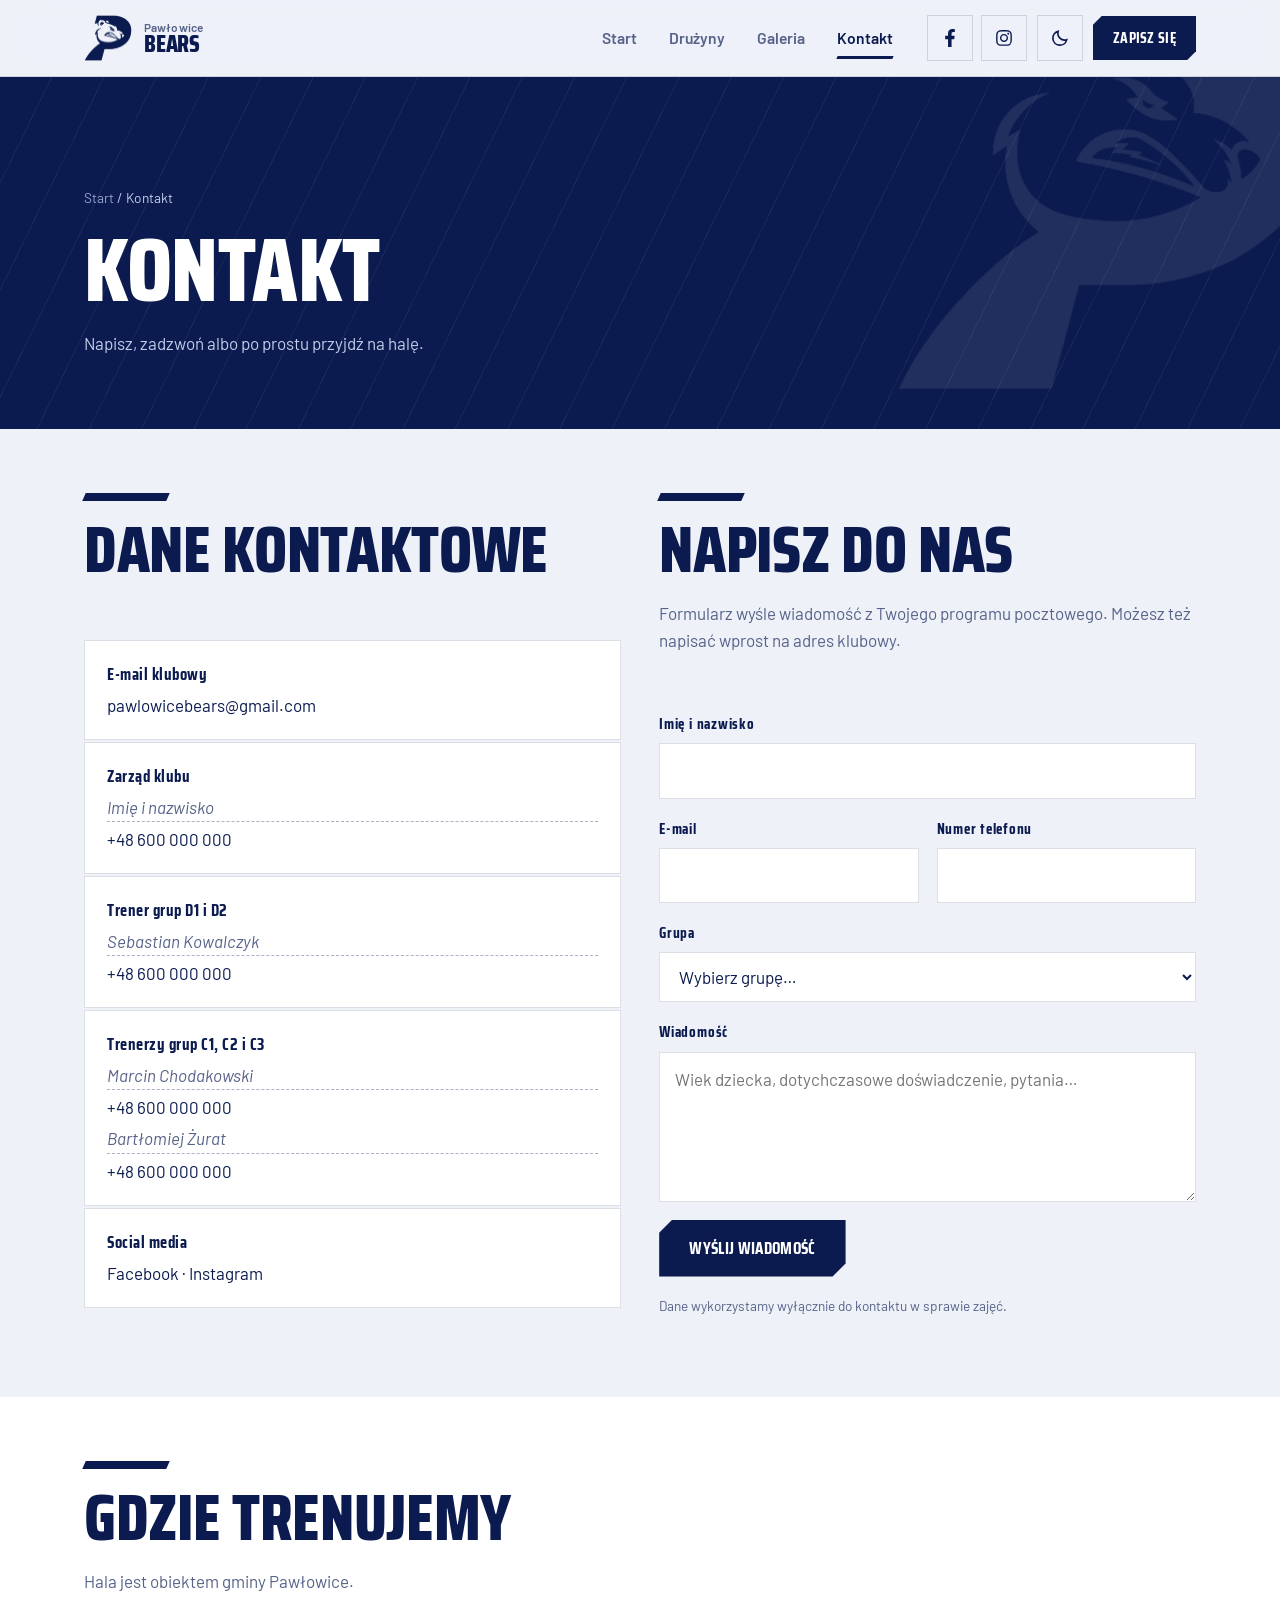
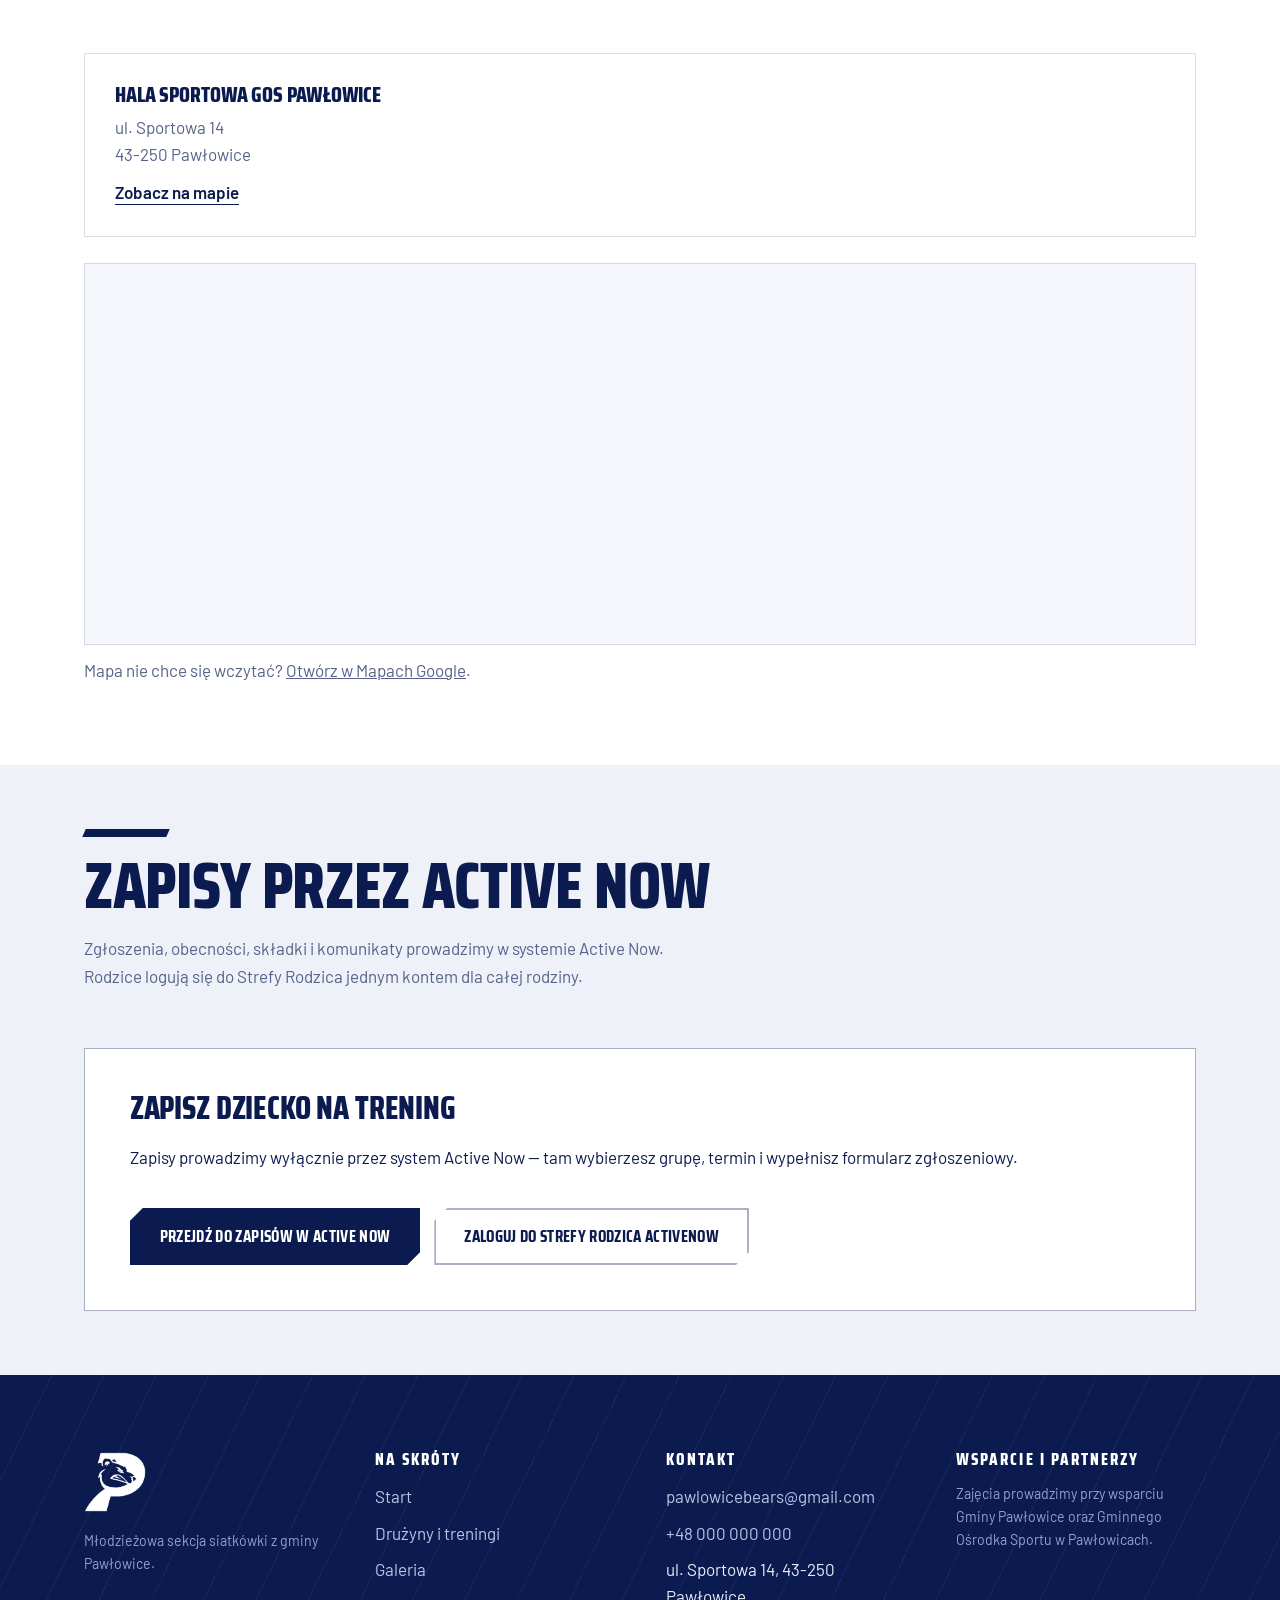
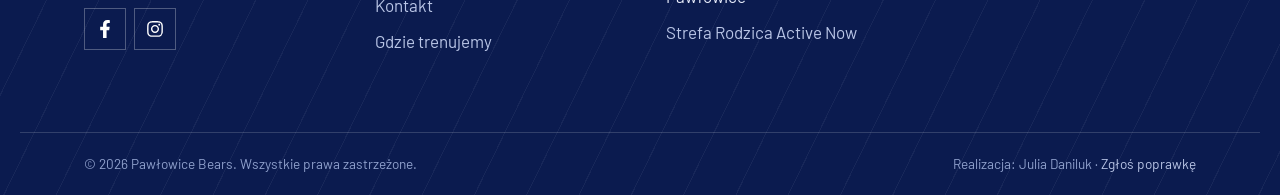
<file: kontakt.html>
<!doctype html>
<html lang="pl" data-theme="light">
<head>
<meta charset="utf-8">
<meta name="viewport" content="width=device-width, initial-scale=1, viewport-fit=cover">
<title>Kontakt i miejsca treningów — Pawłowice Bears</title>
<meta name="description" content="Dane kontaktowe klubu, hale w gminie Pawłowice, mapa dojazdu i zapisy przez Active Now.">
<meta name="theme-color" content="#0B1B4F">
<link rel="icon" href="assets/logo-navy.png">
<link rel="preconnect" href="https://fonts.googleapis.com">
<link rel="preconnect" href="https://fonts.gstatic.com" crossorigin>
<link href="https://fonts.googleapis.com/css2?family=Saira+Condensed:wght@600;700;800&family=Barlow:wght@400;500;600;700&display=swap" rel="stylesheet">
<link rel="stylesheet" href="assets/style.css">
<script>
  try {
    var t = localStorage.getItem('bears-theme');
    document.documentElement.setAttribute('data-theme', t === 'dark' ? 'dark' : 'light');
  } catch (e) {}
</script>

</head>
<body>
<a class="btn btn--solid visually-hidden" href="#tresc">Przejdź do treści</a>
<header class="topbar">
  <div class="shell topbar__in">
    <a class="brand" href="index.html">
      <img class="is-white" src="assets/logo-white.png" alt="" width="42" height="41">
      <img class="is-navy" src="assets/logo-navy.png" alt="" width="42" height="41">
      <span class="brand__name"><span>Pawłowice</span>Bears</span>
    </a>

    <nav class="nav" id="glowna-nawigacja" aria-label="Nawigacja główna">
      <a href="index.html">Start</a>
      <a href="druzyny.html">Drużyny</a>
      <a href="galeria.html">Galeria</a>
      <a href="kontakt.html" aria-current="page">Kontakt</a>
      <a class="btn btn--solid btn--sm" href="https://zapisy.activenow.pl/active-world/?utm_source=ig&utm_medium=social&utm_content=link_in_bio&fbclid=PAZXh0bgNhZW0CMTEAcGRvZgJzcnRjBmFwcF9pZA85MzY2MTk3NDMzOTI0NTkAAaftxnZPIZ0MgUsDIxin2jMB_XfLgADrFCtdrrlDBzbyG6CqM4Pr9ECOSQgY2w_aem_5zt8rOBflS5rm9KEEIkvUg" target="_blank" rel="noopener">Zapisz się</a>
    </nav>

    <div class="topbar__tools">
      <div class="socials">
        <a href="https://www.facebook.com/pawlowicebears" aria-label="Facebook klubu" target="_blank" rel="noopener"><svg viewBox="0 0 320 512" aria-hidden="true"><path d="M279.14 288l14.22-92.66h-88.91v-60.13c0-25.35 12.42-50.06 52.24-50.06h40.42V6.26S260.43 0 225.36 0c-73.22 0-121.08 44.38-121.08 124.72v70.62H22.89V288h81.39v224h100.17V288z"/></svg></a>
        <a href="https://www.instagram.com/pawlowicebears" aria-label="Instagram klubu" target="_blank" rel="noopener"><svg viewBox="0 0 448 512" aria-hidden="true"><path d="M224.1 141c-63.6 0-114.9 51.3-114.9 114.9s51.3 114.9 114.9 114.9S339 319.5 339 255.9 287.7 141 224.1 141zm0 189.6c-41.1 0-74.7-33.5-74.7-74.7s33.5-74.7 74.7-74.7 74.7 33.5 74.7 74.7-33.6 74.7-74.7 74.7zm146.4-194.3c0 14.9-12 26.8-26.8 26.8-14.9 0-26.8-12-26.8-26.8s12-26.8 26.8-26.8 26.8 12 26.8 26.8zm76.1 27.2c-1.7-35.9-9.9-67.7-36.2-93.9-26.2-26.2-58-34.4-93.9-36.2-37-2.1-147.9-2.1-184.9 0-35.8 1.7-67.6 9.9-93.9 36.1s-34.4 58-36.2 93.9-2.1 147.9 0 184.9c1.7 35.9 9.9 67.7 36.2 93.9s58 34.4 93.9 36.2c37 2.1 147.9 2.1 184.9 0 35.9-1.7 67.7-9.9 93.9-36.226.2-26.2 34.4-58 36.2-93.9 2.1-37 2.1-147.8 0-184.8zM398.8 388c-7.8 19.6-22.9 34.7-42.6 42.6-29.5 11.7-99.5 9-132.1 9s-102.7 2.6-132.1-9c-19.6-7.8-34.7-22.9-42.6-42.6-11.7-29.5-9-99.5-9-132.1s-2.6-102.7 9-132.1c7.8-19.6 22.9-34.7 42.6-42.6 29.5-11.7 99.5-9 132.1-9s102.7-2.6 132.1 9c19.6 7.8 34.7 22.9 42.6 42.6 11.7 29.5 9 99.5 9 132.1s2.7 102.7-9 132.1z"/></svg></a>
      </div>

      <button class="theme-toggle" data-theme-toggle aria-pressed="false" aria-label="Włącz motyw jasny">
        <svg class="ico-sun" viewBox="0 0 24 24" fill="none" stroke="currentColor" stroke-width="2" aria-hidden="true">
          <circle cx="12" cy="12" r="4.2"/><path d="M12 2v3M12 19v3M2 12h3M19 12h3M4.9 4.9l2.1 2.1M17 17l2.1 2.1M19.1 4.9L17 7M7 17l-2.1 2.1"/>
        </svg>
        <svg class="ico-moon" viewBox="0 0 24 24" fill="none" stroke="currentColor" stroke-width="2" aria-hidden="true">
          <path d="M20 14.2A8.2 8.2 0 0 1 9.8 4 8.4 8.4 0 1 0 20 14.2z"/>
        </svg>
      </button>

      <!-- UZUPEŁNIJ: docelowy adres logowania klubu w Active Now -->
      <a class="btn btn--solid btn--sm" href="https://zapisy.activenow.pl/active-world/?utm_source=ig&utm_medium=social&utm_content=link_in_bio&fbclid=PAZXh0bgNhZW0CMTEAcGRvZgJzcnRjBmFwcF9pZA85MzY2MTk3NDMzOTI0NTkAAaftxnZPIZ0MgUsDIxin2jMB_XfLgADrFCtdrrlDBzbyG6CqM4Pr9ECOSQgY2w_aem_5zt8rOBflS5rm9KEEIkvUg" target="_blank" rel="noopener">Zapisz się</a>


      <button class="burger" data-burger aria-expanded="false" aria-controls="glowna-nawigacja" aria-label="Menu">
        <span></span>
      </button>
    </div>
  </div>
</header>
<!--PAGE:start-->
<main id="tresc">

<section class="pagehead court">
  <img class="pagehead__mark" src="assets/logo-white.png" alt="" aria-hidden="true">
  <div class="shell pagehead__in">
    <p class="crumbs"><a href="index.html">Start</a> / Kontakt</p>
    <h1>Kontakt</h1>
    <p>Napisz, zadzwoń albo po prostu przyjdź na halę.</p>
  </div>
</section>

<section class="section">
  <div class="shell contact-grid">
    <div>
      <div class="head">
        <div class="head__bar"></div>
        <h2>Dane kontaktowe</h2>
      </div>
      <!-- UZUPEŁNIJ: prawdziwe numery telefonów i adresy e-mail -->
      <ul class="info-list">
        <li><b>E-mail klubowy</b><a href="mailto:pawlowicebears@gmail.com">pawlowicebears@gmail.com</a></li>
        <li><b>Zarząd klubu</b><span class="tbd">Imię i nazwisko</span><a href="tel:+48600000000">+48 600 000 000</a></li>
        <li><b>Trener grup D1 i D2</b><span class="tbd">Sebastian Kowalczyk</span><a href="tel:+48600000000">+48 600 000 000</a></li>
        <li><b>Trenerzy grup C1, C2 i C3</b><span class="tbd">Marcin Chodakowski</span><a href="tel:+48600000000">+48 600 000 000</a><span class="tbd">Bartłomiej Żurat</span><a href="tel:+48600000000">+48 600 000 000</a></li>
        
        <li><b>Social media</b>
          <span><a href="https://www.facebook.com/pawlowicebears" target="_blank" rel="noopener">Facebook</a> · <a href="https://www.instagram.com/pawlowicebears" target="_blank" rel="noopener">Instagram</a></span>
        </li>
      </ul>
    </div>

    <div>
      <div class="head">
        <div class="head__bar"></div>
        <h2>Napisz do nas</h2>
        <p>Formularz wyśle wiadomość z Twojego programu pocztowego. Możesz też napisać wprost na adres klubowy.</p>
      </div>

      <form class="klub" novalidate data-mailto="pawlowicebears@gmail.com">
        <div class="field">
          <label for="imie">Imię i nazwisko</label>
          <input id="imie" name="imie" type="text" autocomplete="name" required>
        </div>

        <div class="field--row">
          <div class="field">
            <label for="email">E-mail</label>
            <input id="email" name="email" type="email" autocomplete="email" required>
          </div>
          <div class="field">
            <label for="telefon">Numer telefonu</label>
            <input id="telefon" name="telefon" type="tel" autocomplete="tel" inputmode="tel">
          </div>
        </div>

        <div class="field">
          <label for="grupa">Grupa</label>
          <select id="grupa" name="grupa" required>
            <option value="">Wybierz grupę…</option>
            <option value="D1">D1 — dziewczyny, grupa starsza</option>
            <option value="D2">D2 — dziewczyny, grupa młodsza</option>
            <option value="C1">C1 — chłopcy, grupa starsza</option>
            <option value="C2">C2 — chłopcy, grupa młodsza</option>
            <option value="nie wiem">Nie wiem, proszę o podpowiedź</option>
          </select>
        </div>

        <div class="field">
          <label for="wiadomosc">Wiadomość</label>
          <textarea id="wiadomosc" name="wiadomosc" required placeholder="Wiek dziecka, dotychczasowe doświadczenie, pytania…"></textarea>
        </div>

        <div class="btn-row">
          <button class="btn btn--solid" type="submit">Wyślij wiadomość</button>
        </div>
        <p class="form-note" id="form-status" hidden role="status"></p>
        <p class="field"><small>Dane wykorzystamy wyłącznie do kontaktu w sprawie zajęć.</small></p>
      </form>
    </div>
  </div>
</section>

<section class="section section--alt" id="hale">
  <div class="shell">
    <div class="head">
      <div class="head__bar"></div>
      <h2>Gdzie trenujemy</h2>
      <p>Hala jest obiektem gminy Pawłowice.</p>
    </div>

    <div class="grid grid--3" style="margin-bottom:26px">
      <div class="venue">
        <h3>Hala Sportowa GOS Pawłowice</h3>
        <address>ul. Sportowa 14<br>43-250 Pawłowice</address>
        <a class="venue__map" href="https://www.google.com/maps/search/?api=1&amp;query=ul.+Sportowa+14,+43-250+Paw%C5%82owice" target="_blank" rel="noopener">Zobacz na mapie</a>
      </div>
    </div>

    <div class="map-frame">
      <iframe
        title="Mapa — Hala Sportowa GOS Pawłowice, ul. Sportowa 14"
        src="https://www.google.com/maps?q=Hala%20Sportowa%20ul.%20Sportowa%2014%2C%2043-250%20Paw%C5%82owice&output=embed"
        loading="lazy" referrerpolicy="no-referrer-when-downgrade" allowfullscreen></iframe>
    </div>
    <p class="muted" style="margin-top:12px">Mapa nie chce się wczytać? <a href="https://www.google.com/maps/search/?api=1&amp;query=ul.+Sportowa+14,+43-250+Paw%C5%82owice" target="_blank" rel="noopener">Otwórz w Mapach Google</a>.</p>
  </div>
</section>

<section class="section" id="zapisy">
  <div class="shell">
    <div class="head">
      <div class="head__bar"></div>
      <h2>Zapisy przez Active Now</h2>
      <p>Zgłoszenia, obecności, składki i komunikaty prowadzimy w systemie Active Now. Rodzice logują się do Strefy Rodzica jednym kontem dla całej rodziny.</p>
    </div>

    <div class="activenow">
      <h3>Zapisz dziecko na trening</h3>
      <p>Zapisy prowadzimy wyłącznie przez system Active Now — tam wybierzesz grupę, termin i wypełnisz formularz zgłoszeniowy.</p>

      <div class="btn-row">
        <a class="btn btn--solid" href="https://zapisy.activenow.pl/active-world/" target="_blank" rel="noopener">Przejdź do zapisów w Active Now</a>
        <a class="btn btn--ghost" href="https://activenow.io/">Zaloguj do strefy rodzica ActiveNow</a>
      </div>
    </div>
  </div>
</section>

</main>

<footer class="foot court">
  <div class="shell foot__in">
    <div class="foot__brand">
      <img src="assets/logo-white.png" alt="Logo Pawłowice Bears" width="62" height="60">
      <p class="foot__note">Młodzieżowa sekcja siatkówki z gminy Pawłowice.</p>
      <div class="socials">
        <a href="https://www.facebook.com/pawlowicebears" aria-label="Facebook klubu" target="_blank" rel="noopener"><svg viewBox="0 0 320 512" aria-hidden="true"><path d="M279.14 288l14.22-92.66h-88.91v-60.13c0-25.35 12.42-50.06 52.24-50.06h40.42V6.26S260.43 0 225.36 0c-73.22 0-121.08 44.38-121.08 124.72v70.62H22.89V288h81.39v224h100.17V288z"/></svg></a>
        <a href="https://www.instagram.com/pawlowicebears" aria-label="Instagram klubu" target="_blank" rel="noopener"><svg viewBox="0 0 448 512" aria-hidden="true"><path d="M224.1 141c-63.6 0-114.9 51.3-114.9 114.9s51.3 114.9 114.9 114.9S339 319.5 339 255.9 287.7 141 224.1 141zm0 189.6c-41.1 0-74.7-33.5-74.7-74.7s33.5-74.7 74.7-74.7 74.7 33.5 74.7 74.7-33.6 74.7-74.7 74.7zm146.4-194.3c0 14.9-12 26.8-26.8 26.8-14.9 0-26.8-12-26.8-26.8s12-26.8 26.8-26.8 26.8 12 26.8 26.8zm76.1 27.2c-1.7-35.9-9.9-67.7-36.2-93.9-26.2-26.2-58-34.4-93.9-36.2-37-2.1-147.9-2.1-184.9 0-35.8 1.7-67.6 9.9-93.9 36.1s-34.4 58-36.2 93.9-2.1 147.9 0 184.9c1.7 35.9 9.9 67.7 36.2 93.9s58 34.4 93.9 36.2c37 2.1 147.9 2.1 184.9 0 35.9-1.7 67.7-9.9 93.9-36.226.2-26.2 34.4-58 36.2-93.9 2.1-37 2.1-147.8 0-184.8zM398.8 388c-7.8 19.6-22.9 34.7-42.6 42.6-29.5 11.7-99.5 9-132.1 9s-102.7 2.6-132.1-9c-19.6-7.8-34.7-22.9-42.6-42.6-11.7-29.5-9-99.5-9-132.1s-2.6-102.7 9-132.1c7.8-19.6 22.9-34.7 42.6-42.6 29.5-11.7 99.5-9 132.1-9s102.7-2.6 132.1 9c19.6 7.8 34.7 22.9 42.6 42.6 11.7 29.5 9 99.5 9 132.1s2.7 102.7-9 132.1z"/></svg></a>
      </div>
    </div>

    <div>
      <h4>Na skróty</h4>
      <ul>
        <li><a href="index.html">Start</a></li>
        <li><a href="druzyny.html">Drużyny i treningi</a></li>
        <li><a href="galeria.html">Galeria</a></li>
        <li><a href="kontakt.html">Kontakt</a></li>
        <li><a href="kontakt.html#hale">Gdzie trenujemy</a></li>
      </ul>
    </div>

    <div>
      <h4>Kontakt</h4>
      <ul>
        <li><a href="mailto:pawlowicebears@gmail.com">pawlowicebears@gmail.com</a></li>
        <li><a href="tel:+48600000000">+48 000 000 000</a></li>
        <li>ul. Sportowa 14, 43-250 Pawłowice</li>
        <li><a href="https://zapisy.activenow.pl/active-world/?utm_source=ig&utm_medium=social&utm_content=link_in_bio&fbclid=PAZXh0bgNhZW0CMTEAcGRvZgJzcnRjBmFwcF9pZA85MzY2MTk3NDMzOTI0NTkAAacXl40YVq8ZhtvrrlWFvSJD8iHK8AcH4nst-dMcY9a32W_ONciimdixVC66eg_aem_uKOmA6qYqQB3xrMlmNBg-g" target="_blank" rel="noopener">Strefa Rodzica Active&nbsp;Now</a></li>
      </ul>
    </div>

    <div>
      <h4>Wsparcie i partnerzy</h4>
      <p class="foot__note">
        Zajęcia prowadzimy przy wsparciu Gminy Pawłowice oraz Gminnego Ośrodka Sportu w Pawłowicach.
      </p>
    </div>
  </div>

  <div class="shell foot__bar">
    <span>© <span data-rok>2026</span> Pawłowice Bears. Wszystkie prawa zastrzeżone.</span>
    <span>Realizacja: Julia Daniluk · <a href="kontakt.html">Zgłoś poprawkę</a></span>
  </div>
</footer>

<script src="assets/app.js"></script>
</body>
</html>
</file>
<file: assets/style.css>
/* ============================================================
   PAWŁOWICE BEARS — arkusz stylów
   Motyw: granat / biel / srebro. Domyślnie ciemny.
   ============================================================ */

/* --- 1. Tokeny ------------------------------------------------ */
:root {
  /* marka */
  --navy:        #0B1B4F;
  --navy-deep:   #060C24;
  --navy-mid:    #0E2160;
  --silver:      #C3CBDD;
  --white:       #FFFFFF;

  /* motyw ciemny (domyślny) */
  --bg:          #060C24;
  --bg-alt:      #08102F;
  --panel:       #0C1A48;
  --panel-2:     #102055;
  --text:        #F1F4FC;
  --muted:       #9CA9C8;
  --line:        rgba(255,255,255,.13);
  --line-strong: rgba(255,255,255,.28);
  --btn-fill:    #FFFFFF;
  --btn-ink:     #0B1B4F;
  --shadow:      0 24px 60px -28px rgba(0,0,0,.85);
  --logo-navy:   none;
  --logo-white:  block;

  /* typografia */
  --display: "Saira Condensed", "Arial Narrow", system-ui, sans-serif;
  --body:    "Barlow", system-ui, -apple-system, "Segoe UI", sans-serif;

  /* geometria — ostre kąty */
  --notch: 16px;
  --rail: clamp(18px, 5vw, 64px);
  --maxw: 1240px;
}

html[data-theme="light"] {
  --bg:          #EEF1F8;
  --bg-alt:      #FFFFFF;
  --panel:       #FFFFFF;
  --panel-2:     #F5F7FC;
  --text:        #0B1B4F;
  --muted:       #566288;
  --line:        rgba(11,27,79,.14);
  --line-strong: rgba(11,27,79,.34);
  --btn-fill:    #0B1B4F;
  --btn-ink:     #FFFFFF;
  --shadow:      0 22px 50px -30px rgba(11,27,79,.45);
  --logo-navy:   block;
  --logo-white:  none;
}

/* --- 2. Reset -------------------------------------------------- */
*, *::before, *::after { box-sizing: border-box; }
html { -webkit-text-size-adjust: 100%; scroll-behavior: smooth; scroll-padding-top: calc(86px + env(safe-area-inset-top, 0px)); }
body {
  margin: 0;
  background: var(--bg);
  color: var(--text);
  font-family: var(--body);
  font-size: 17px;
  line-height: 1.6;
  overflow-x: hidden;
  transition: background-color .35s ease, color .35s ease;
}
img { max-width: 100%; display: block; }
a { color: inherit; }
button { font: inherit; color: inherit; }
figure, blockquote, dl, dd { margin: 0; }
h1, h2, h3, h4 {
  font-family: var(--display);
  font-weight: 800;
  line-height: .95;
  letter-spacing: -.005em;
  text-transform: uppercase;
  margin: 0;
}
h1 { font-size: clamp(3.1rem, 11vw, 8.2rem); }
h2 { font-size: clamp(2.2rem, 6vw, 4.1rem); }
h3 { font-size: clamp(1.4rem, 3vw, 2rem); }
p  { margin: 0 0 1em; }
:focus-visible {
  outline: 3px solid var(--text);
  outline-offset: 3px;
}

/* --- 3. Pomocnicze ---------------------------------------------- */
.shell { width: 100%; max-width: var(--maxw); margin-inline: auto; padding-inline: var(--rail); }
.section { padding-block: clamp(64px, 4vw, 130px); position: relative; }
.section--alt { background: var(--bg-alt); }
.lede { font-size: clamp(1.05rem, 1.7vw, 1.25rem); color: var(--muted); max-width: 62ch; }
.muted { color: var(--muted); }
.visually-hidden {
  position: absolute; width: 1px; height: 1px; overflow: hidden;
  clip: rect(0 0 0 0); clip-path: inset(50%); white-space: nowrap;
}
/* dane do uzupełnienia przez klub */
.tbd {
  color: var(--muted);
  border-bottom: 1px dashed var(--line-strong);
  font-style: italic;
}

/* nagłówek sekcji z ukośną belką */
.head { display: grid; gap: 18px; margin-bottom: clamp(32px, 5vw, 58px); }
.head__bar {
  width: 84px; height: 8px; background: var(--text);
  transform: skewX(-24deg);
}
.head p { max-width: 60ch; color: var(--muted); margin: 0; }

/* siatka linii boiska jako tło */
.court::before {
  content: ""; position: absolute; inset: 0; pointer-events: none;
  background-image: repeating-linear-gradient(
    116deg, transparent 0 46px, currentColor 46px 47px);
  opacity: .055;
}

/* --- 4. Przyciski ------------------------------------------------ */
.btn {
  --notch: 13px;
  display: inline-flex; align-items: center; gap: .6em;
  padding: 15px 30px;
  font-family: var(--display); font-weight: 700; font-size: 1.05rem;
  text-transform: uppercase; letter-spacing: .02em;
  text-decoration: none; cursor: pointer; border: 0;
  clip-path: polygon(var(--notch) 0, 100% 0, 100% calc(100% - var(--notch)), calc(100% - var(--notch)) 100%, 0 100%, 0 var(--notch));
  transition: transform .18s ease, background-color .18s ease, color .18s ease;
}
.btn:hover { transform: translateY(-2px); }
.btn--solid { background: var(--btn-fill); color: var(--btn-ink); }
.btn--solid:hover { background: var(--silver); }
.btn--ghost { background: transparent; color: var(--text); box-shadow: inset 0 0 0 2px var(--line-strong); }
.btn--ghost:hover { box-shadow: inset 0 0 0 2px var(--text); }
.btn--sm { --notch: 9px; padding: 10px 20px; font-size: .95rem; }
.btn-row { display: flex; flex-wrap: wrap; gap: 14px; }

/* --- 5. Nagłówek strony ------------------------------------------ */
.topbar {
  position: sticky; top: 0; z-index: 60;
  background: color-mix(in srgb, var(--bg) 82%, transparent);
  backdrop-filter: blur(14px) saturate(140%);
  border-bottom: 1px solid var(--line);
  padding-top: env(safe-area-inset-top, 0px);
}
.topbar__in {
  display: flex; align-items: center; gap: 20px;
  min-height: 76px;
}
.brand { display: flex; align-items: center; gap: 12px; text-decoration: none; margin-right: auto; }
.brand img { width: 48px; height: auto; }
.brand img.is-navy  { display: var(--logo-navy); }
.brand img.is-white { display: var(--logo-white); }
.brand__name {
  font-family: var(--display); font-weight: 800; text-transform: uppercase;
  font-size: 1.5rem; line-height: .85; letter-spacing: -.01em;
}
.brand__name span {
  display: block; font-family: var(--body); font-weight: 600;
  font-size: .74rem; letter-spacing: .01em; text-transform: none; color: var(--muted);
  margin-bottom: 2px;
}

.nav { display: flex; align-items: center; gap: 4px; }
.nav .btn { display: none; }
.nav a {
  position: relative; padding: 10px 14px; text-decoration: none;
  font-weight: 600; font-size: .98rem; color: var(--muted);
  transition: color .18s ease;
}
.nav a:hover { color: var(--text); }
.nav a[aria-current="page"] { color: var(--text); }
.nav a[aria-current="page"]::after {
  content: ""; position: absolute; left: 14px; right: 14px; bottom: 2px;
  height: 3px; background: var(--text); transform: skewX(-24deg);
}
.topbar__tools { display: flex; align-items: center; gap: 10px; }

.theme-toggle {
  width: 46px; height: 46px; display: grid; place-items: center;
  background: transparent; border: 1px solid var(--line); cursor: pointer;
  transition: border-color .2s ease, transform .2s ease;
}
.theme-toggle:hover { border-color: var(--line-strong); transform: rotate(-12deg); }
.theme-toggle svg { width: 20px; height: 20px; }
.theme-toggle .ico-sun  { display: var(--logo-white); }
.theme-toggle .ico-moon { display: var(--logo-navy); }

.burger {
  display: none; width: 46px; height: 46px; place-items: center;
  background: transparent; border: 1px solid var(--line); cursor: pointer;
}
.burger span { display: block; width: 20px; height: 2px; background: var(--text); box-shadow: 0 -6px 0 var(--text), 0 6px 0 var(--text); }

/* --- 6. Hero ------------------------------------------------------ */
.hero { position: relative; overflow: hidden; background: var(--navy-deep); color: #F1F4FC; }
html[data-theme="light"] .hero { background: var(--navy); }
.hero__media { position: absolute; inset: 0; }
/* Podmień na własne zdjęcie: dodaj do .hero__photo → background-image: url('assets/hero.jpg'); */
.hero__photo {
  position: absolute; inset: 0;
  background: radial-gradient(120% 90% at 78% 10%, #1B3A8F 0%, #0B1B4F 42%, #050A1E 100%);
  background-size: cover; background-position: center;
}
.hero__grid {
  position: absolute; inset: 0; opacity: .3;
  background-image:
    repeating-linear-gradient(116deg, transparent 0 58px, rgba(255,255,255,.35) 58px 59px),
    repeating-linear-gradient(26deg,  transparent 0 58px, rgba(255,255,255,.14) 58px 59px);
  mask-image: linear-gradient(200deg, #000 5%, transparent 68%);
}
.hero__mark {
  position: absolute; right: -6%; bottom: -14%; width: min(58vw, 660px);
  opacity: .1; pointer-events: none; filter: saturate(0);
}
.hero__veil {
  position: absolute; inset: 0;
  background: linear-gradient(88deg, rgba(5,10,30,.94) 8%, rgba(5,10,30,.62) 48%, rgba(5,10,30,.2) 100%);
}
.hero__in {
  position: relative; z-index: 2;
  padding-block: clamp(96px, 16vh, 190px) clamp(60px, 9vh, 110px);
  display: grid; gap: 30px;
}
.hero h1 { color: #fff; text-shadow: 0 10px 40px rgba(0,0,0,.4); }
.hero h1 em { font-style: normal; display: block; }
.hero__sub { font-size: clamp(1.05rem, 2vw, 1.4rem); color: #CBD4EC; max-width: 46ch; margin: 0; }
.hero .btn--ghost { color: #fff; box-shadow: inset 0 0 0 2px rgba(255,255,255,.4); }
.hero .btn--ghost:hover { box-shadow: inset 0 0 0 2px #fff; }
.hero .btn--solid { background: #fff; color: var(--navy); }

.hero__facts {
  display: flex; flex-wrap: wrap; gap: clamp(20px, 5vw, 64px);
  margin-top: clamp(18px, 4vw, 46px);
  padding-top: 26px; border-top: 1px solid rgba(255,255,255,.2);
}
.fact b {
  display: block; font-family: var(--display); font-weight: 800;
  font-size: clamp(2rem, 4.4vw, 3rem); line-height: 1; color: #fff;
}
.fact span { font-size: .9rem; color: #A9B6D8; }

/* pas pod hero — przewijany tekst */
.ticker {
  background: var(--text); color: var(--bg);
  overflow: hidden; padding-block: 11px;
  font-family: var(--display); font-weight: 700; text-transform: uppercase;
  letter-spacing: .12em; font-size: .95rem;
}
.ticker__track { display: flex; gap: 46px; width: max-content; animation: slide 34s linear infinite; }
@keyframes slide { to { transform: translateX(-50%); } }
@media (prefers-reduced-motion: reduce) { .ticker__track { animation: none; } }

/* --- 7. Karty / siatki -------------------------------------------- */
.grid { display: grid; gap: clamp(16px, 2vw, 24px); }
.grid--3 { grid-template-columns: repeat(auto-fit, minmax(270px, 1fr)); }
.grid--2 { grid-template-columns: repeat(auto-fit, minmax(320px, 1fr)); }

.card {
  background: var(--panel); border: 1px solid var(--line);
  padding: clamp(24px, 3vw, 34px);
  clip-path: polygon(0 0, 100% 0, 100% calc(100% - var(--notch)), calc(100% - var(--notch)) 100%, 0 100%);
}
.card h3 { margin-bottom: 12px; }
.card p:last-child { margin-bottom: 0; }
.card__no {
  font-family: var(--display); font-weight: 800; font-size: 1.1rem;
  color: var(--muted); display: block; margin-bottom: 14px;
}

/* kafelki skrótów */
.tiles { display: grid; gap: 2px; grid-template-columns: repeat(auto-fit, minmax(260px, 1fr)); background: var(--line); border: 1px solid var(--line); }
.tile {
  background: var(--panel); padding: clamp(26px, 3vw, 40px);
  text-decoration: none; display: grid; gap: 10px; align-content: start;
  transition: background-color .2s ease;
}
.tile {
  position: relative; cursor: pointer;
  background: var(--panel);
  padding: clamp(26px, 3vw, 40px) clamp(52px, 6vw, 64px) clamp(26px, 3vw, 40px) clamp(26px, 3vw, 40px);
  text-decoration: none; display: grid; gap: 10px; align-content: start;
  transition: background-color .2s ease, transform .2s ease, box-shadow .2s ease, z-index 0s;
}
/* pasek u góry, wypełnia się przy najechaniu/fokusie — sygnał "to jest przycisk" */
.tile::before {
  content: ""; position: absolute; left: 0; top: 0; height: 4px; width: 34px;
  background: var(--line-strong);
  transition: width .3s cubic-bezier(.3,.8,.3,1), background-color .2s ease;
}
/* strzałka w rogu — jednoznaczne wezwanie do kliknięcia */
.tile::after {
  content: "→"; position: absolute; right: clamp(20px, 3vw, 30px); bottom: clamp(20px, 3vw, 30px);
  font-family: var(--display); font-weight: 700; font-size: 1.4rem; line-height: 1;
  color: var(--muted);
  transition: transform .25s cubic-bezier(.3,.8,.3,1), color .2s ease;
}
.tile:hover,
.tile:focus-visible {
  background: var(--panel-2);
  transform: translateY(-4px);
  box-shadow: var(--shadow);
  z-index: 2;
}
.tile:hover::before,
.tile:focus-visible::before { width: 100%; background: var(--text); }
.tile:hover::after,
.tile:focus-visible::after { transform: translateX(5px); color: var(--text); }
.tile:focus-visible { outline: none; }
.tile h3 { font-size: 1.5rem; }
.tile span { color: var(--muted); font-size: .97rem; }
.tile b { font-family: var(--display); font-weight: 700; letter-spacing: .04em; font-size: .95rem; }

/* --- 8. Drużyny ---------------------------------------------------- */
.team {
  border: 1px solid var(--line); background: var(--panel);
  display: grid; grid-template-columns: 240px 1fr;
  margin-bottom: clamp(18px, 2.4vw, 28px);
  clip-path: polygon(0 0, 100% 0, 100% calc(100% - 26px), calc(100% - 26px) 100%, 0 100%);
}
.team__id {
  background: var(--navy); color: #fff;
  padding: clamp(24px, 3vw, 34px);
  display: grid; align-content: space-between; gap: 22px; position: relative; overflow: hidden;
}
.team__code {
  font-family: var(--display); font-weight: 800; font-size: clamp(4.4rem, 9vw, 7rem);
  line-height: .8; letter-spacing: -.03em; position: relative; z-index: 2;
}
.team__who { font-weight: 600; font-size: 1.02rem; color: #C6D0EC; position: relative; z-index: 2; }
.team__who small { display: block; color: #8E9DC6; font-weight: 500; }
.team__id::after {
  content: ""; position: absolute; right: -40px; top: -30px; width: 170px; height: 170px;
  background: rgba(255,255,255,.07); transform: rotate(45deg);
}
.team__body { padding: clamp(24px, 3vw, 34px); display: grid; gap: 22px; align-content: start; }
.coach { display: flex; flex-wrap: wrap; gap: 10px 28px; align-items: baseline; }
.coach strong { font-family: var(--display); font-size: 1.3rem; font-weight: 700; }
.coach a { color: var(--text); text-decoration-color: var(--line-strong); text-underline-offset: 4px; }

table.sched { width: 100%; border-collapse: collapse; font-size: .97rem; }
table.sched caption { text-align: left; color: var(--muted); font-size: .88rem; padding-bottom: 8px; }
table.sched th, table.sched td { text-align: left; padding: 11px 14px 11px 0; border-bottom: 1px solid var(--line); }
table.sched th { font-family: var(--display); font-weight: 700; font-size: .95rem; letter-spacing: .04em; color: var(--muted); }
table.sched td:first-child { font-weight: 600; white-space: nowrap; }
table.sched td:nth-child(2) { font-variant-numeric: tabular-nums; white-space: nowrap; }
table.sched tr:last-child td { border-bottom: 0; }

/* --- 9. Galeria ---------------------------------------------------- */
.filters { display: flex; flex-wrap: wrap; gap: 10px; margin-bottom: 30px; }
.filters button {
  padding: 10px 22px; background: transparent; cursor: pointer;
  border: 1px solid var(--line); color: var(--muted);
  font-family: var(--display); font-weight: 700; letter-spacing: .05em;
  text-transform: uppercase; font-size: .92rem;
  transition: color .18s, border-color .18s, background-color .18s;
}
.filters button:hover { color: var(--text); border-color: var(--line-strong); }
.filters button[aria-pressed="true"] { background: var(--text); color: var(--bg); border-color: var(--text); }

.gallery { display: grid; grid-template-columns: repeat(auto-fill, minmax(226px, 1fr)); gap: 12px; }
.shot {
  position: relative; padding: 0; border: 0; cursor: zoom-in; background: var(--panel);
  aspect-ratio: 4 / 3; overflow: hidden; display: block;
}
.shot img, .shot svg { width: 100%; height: 100%; object-fit: cover; transition: transform .5s cubic-bezier(.2,.7,.3,1); }
.shot:hover img, .shot:hover svg { transform: scale(1.05); }
.shot figcaption {
  position: absolute; left: 0; right: 0; bottom: 0; padding: 26px 16px 13px;
  background: linear-gradient(transparent, rgba(4,9,26,.9));
  color: #fff; font-size: .9rem; text-align: left;
}
.shot[hidden] { display: none; }
.shot:focus-visible { outline: 3px solid var(--text); outline-offset: 3px; }

.lightbox {
  position: fixed; inset: 0; z-index: 120; display: none;
  background: rgba(3,7,22,.97); backdrop-filter: blur(6px);
  padding: clamp(14px, 4vw, 56px); place-items: center;
}
.lightbox.is-open { display: grid; }
.lightbox__box { width: min(1080px, 88vw); }
.lightbox__frame { width: 100%; max-height: 78vh; display: grid; }
.lightbox__frame img, .lightbox__frame svg { width: 100%; height: auto; max-height: 76vh; object-fit: contain; }
.lightbox__cap { color: #D6DEF4; padding-top: 16px; font-size: .95rem; text-align: center; margin: 0; }
.lightbox button {
  position: absolute; background: transparent; border: 1px solid rgba(255,255,255,.3);
  color: #fff; width: 52px; height: 52px; cursor: pointer; font-size: 1.5rem; line-height: 1;
}
.lightbox button:hover { background: rgba(255,255,255,.12); }
.lb-close { top: clamp(14px, 3vw, 30px); right: clamp(14px, 3vw, 30px); }
.lb-prev { left: clamp(10px, 2vw, 26px); top: 50%; transform: translateY(-50%); }
.lb-next { right: clamp(10px, 2vw, 26px); top: 50%; transform: translateY(-50%); }

/* --- 10. Kontakt --------------------------------------------------- */
.contact-grid { display: grid; grid-template-columns: repeat(auto-fit, minmax(300px, 1fr)); gap: clamp(20px, 3vw, 40px); align-items: start; }
.info-list { list-style: none; margin: 0; padding: 0; display: grid; gap: 2px; }
.info-list li { background: var(--panel); border: 1px solid var(--line); padding: 20px 22px; display: grid; gap: 4px; }
.info-list b { font-family: var(--display); font-weight: 700; font-size: 1.05rem; letter-spacing: .03em; }
.info-list a { text-decoration: none; }
.info-list a:hover { text-decoration: underline; text-underline-offset: 4px; }

.venue { border: 1px solid var(--line); background: var(--panel); padding: clamp(22px, 2.6vw, 30px); display: grid; gap: 10px; }
.venue h3 { font-size: 1.35rem; }
.venue address { font-style: normal; color: var(--muted); }
.venue__tag { font-family: var(--display); font-weight: 700; font-size: .85rem; letter-spacing: .1em; color: var(--muted); }
.venue__map { justify-self: start; font-weight: 600; text-underline-offset: 5px; }

.map-frame { border: 1px solid var(--line); background: var(--panel-2); min-height: 380px; display: grid; }
.map-frame iframe { width: 100%; height: 100%; min-height: 380px; border: 0; display: block; }

form.klub { display: grid; gap: 18px; }
.field { display: grid; gap: 7px; }
.field label { font-family: var(--display); font-weight: 700; font-size: .95rem; letter-spacing: .05em; }
.field input, .field select, .field textarea {
  font: inherit; color: var(--text); background: var(--bg-alt);
  border: 1px solid var(--line); padding: 13px 15px; width: 100%;
}
.field input:focus, .field select:focus, .field textarea:focus { outline: 2px solid var(--text); outline-offset: 1px; }
.field textarea { min-height: 150px; resize: vertical; }
.field--row { display: grid; grid-template-columns: 1fr 1fr; gap: 18px; }
.field small { color: var(--muted); font-size: .85rem; }
.form-note { padding: 14px 16px; border-left: 3px solid var(--text); background: var(--panel-2); font-size: .95rem; }
.form-note[hidden] { display: none; }

.activenow { border: 1px solid var(--line-strong); background: var(--panel); padding: clamp(26px, 3.5vw, 46px); display: grid; gap: 20px; }

/* --- 11. Stopka ---------------------------------------------------- */
.foot { background: var(--navy); color: #E7ECFA; position: relative; overflow: hidden; }
html[data-theme="light"] .foot { color: #E7ECFA; }
.foot__in { position: relative; z-index: 2; display: grid; gap: clamp(32px, 4vw, 52px); padding-block: clamp(50px, 6vw, 80px); grid-template-columns: repeat(auto-fit, minmax(210px, 1fr)); }
.foot h4 { font-family: var(--display); font-size: 1.05rem; letter-spacing: .12em; text-transform: uppercase; margin: 0 0 16px; color: #fff; }
.foot ul { list-style: none; margin: 0; padding: 0; display: grid; gap: 9px; }
.foot a { color: #B9C5E6; text-decoration: none; }
.foot a:hover { color: #fff; text-decoration: underline; text-underline-offset: 4px; }
.foot__brand { display: grid; gap: 14px; }
.foot__brand img { width: 62px; }
.foot__note { font-size: .88rem; color: #93A2CC; line-height: 1.6; }
.foot__bar {
  border-top: 1px solid rgba(255,255,255,.16);
  padding-top: 20px; padding-bottom: calc(20px + env(safe-area-inset-bottom, 0px));
  display: flex; flex-wrap: wrap; gap: 12px 26px; justify-content: space-between;
  font-size: .85rem; color: #8FA0CC; position: relative; z-index: 2;
}
.socials { display: flex; gap: 8px; }
.socials a {
  width: 42px; height: 42px; display: grid; place-items: center;
  border: 1px solid rgba(255,255,255,.28); color: #fff;
  transition: background-color .2s ease;
}
.socials a:hover { background: rgba(255,255,255,.15); }
.socials svg { width: 18px; height: 18px; fill: currentColor; }
.topbar .socials a { border-color: var(--line); color: var(--text); width: 46px; height: 46px; }
.topbar .socials a:hover { background: color-mix(in srgb, var(--text) 12%, transparent); }

/* --- 12. Nagłówek podstrony ---------------------------------------- */
.pagehead { background: var(--navy); color: #fff; position: relative; overflow: hidden; }
.pagehead__in { position: relative; z-index: 2; padding-block: clamp(56px, 9vw, 110px) clamp(40px, 6vw, 72px); display: grid; gap: 18px; }
.pagehead h1 { font-size: clamp(2.6rem, 8vw, 5.6rem); color: #fff; }
.pagehead p { color: #C2CCE9; max-width: 58ch; margin: 0; }
.pagehead__mark { position: absolute; right: -4%; top: -30%; width: min(44vw, 440px); opacity: .09; }
.crumbs { font-size: .86rem; color: #93A2CC; }
.crumbs a { color: #93A2CC; text-decoration: none; }
.crumbs a:hover { color: #fff; }


/* --- 13. Responsywność ---------------------------------------------- */
@media (max-width: 960px) {
  .team { grid-template-columns: 1fr; }
  .team__id { padding-block: 22px; }
  .team__code { font-size: 3.6rem; }
}
@media (max-width: 860px) {
  .burger { display: grid; }
  .nav {
    position: fixed; inset: calc(76px + env(safe-area-inset-top, 0px)) 0 auto 0;
    flex-direction: column; align-items: stretch;
    background: var(--bg); border-bottom: 1px solid var(--line);
    padding: 12px var(--rail) 26px; gap: 0;
    transform: translateY(-120%); transition: transform .32s cubic-bezier(.3,.8,.3,1);
    box-shadow: var(--shadow);
  }
  .nav.is-open { transform: translateY(0); }
  .nav a { padding: 16px 0; font-size: 1.25rem; font-family: var(--display); font-weight: 700; text-transform: uppercase; border-bottom: 1px solid var(--line); }
  .nav a[aria-current="page"]::after { left: 0; right: auto; width: 34px; bottom: 8px; }
  .nav .btn { display: inline-flex; margin-top: 22px; align-self: flex-start; }
  .topbar__tools .btn { display: none; }
  .topbar .socials { display: none; }
}
@media (max-width: 620px) {
  body { font-size: 16px; }
  .field--row { grid-template-columns: 1fr; }
  .brand__name { font-size: 1.15rem; }
  .hero__facts { gap: 20px 34px; }
  .lb-prev, .lb-next { top: auto; bottom: 16px; transform: none; }
  .lb-prev { left: 16px; } .lb-next { right: 16px; }
}
@media (prefers-reduced-motion: reduce) {
  *, *::before, *::after { animation-duration: .001ms !important; transition-duration: .001ms !important; scroll-behavior: auto !important; }
}
</file>
